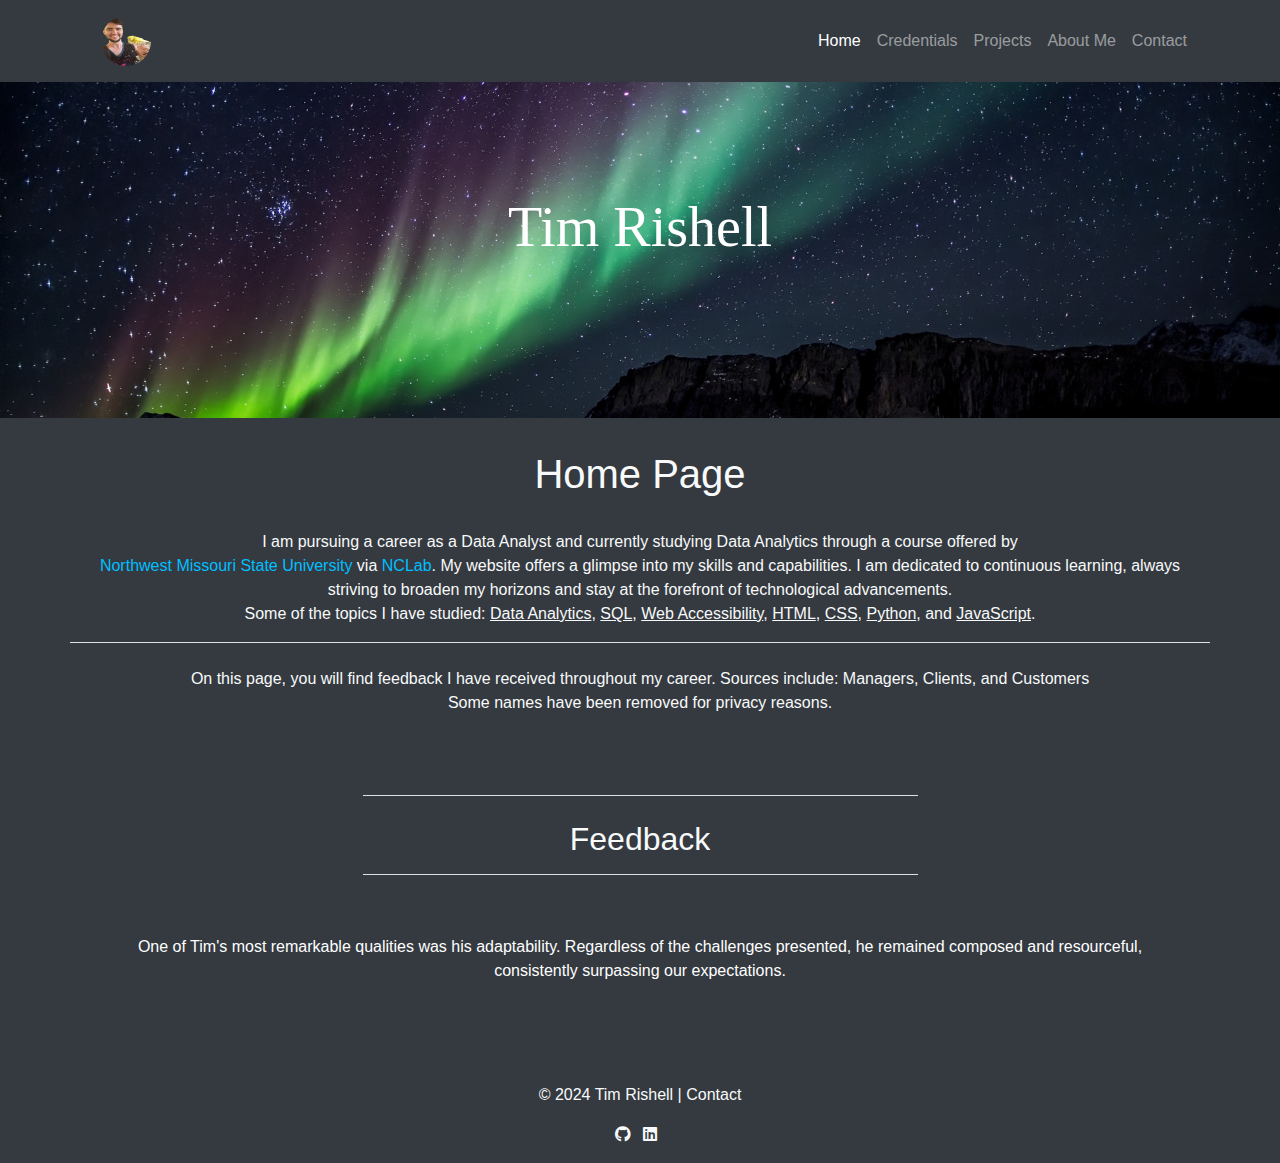
<file: index.html>
<!DOCTYPE html>
<html lang="en">

<head>
  <meta charset="UTF-8">
  <meta name="viewport" content="width=device-width, initial-scale=1, shrink-to-fit=no">
  <meta name="description" content="Tim Rishell's Portfolio">
  <title>Tim Rishell - Home</title>
  <link rel="stylesheet" href="https://cdn.jsdelivr.net/npm/bootstrap@4.1.3/dist/css/bootstrap.min.css" integrity="sha384-MCw98/SFnGE8fJT3GXwEOngsV7Zt27NXFoaoApmYm81iuXoPkFOJwJ8ERdknLPMO" crossorigin="anonymous">
  <link href="./resources/css/reset.css" type="text/css" rel="stylesheet" />
  <link rel="stylesheet" href="https://stackpath.bootstrapcdn.com/bootstrap/4.3.1/css/bootstrap.min.css"
    integrity="sha384-ggOyR0iXCbMQv3Xipma34MD+dH/1fQ784/j6cY/iJTQUOhcWr7x9JvoRxT2MZw1T" crossorigin="anonymous">
  <link href="./resources/css/style.css" type="text/css" rel="stylesheet" />
  <link rel="stylesheet" href="https://use.fontawesome.com/releases/v5.8.2/css/all.css">
</head>
<!-- Google tag (gtag.js) -->
<script async src="https://www.googletagmanager.com/gtag/js?id=G-H721TL27NS"></script>
<script>
  window.dataLayer = window.dataLayer || [];
  function gtag(){dataLayer.push(arguments);}
  gtag('js', new Date());

  gtag('config', 'G-H721TL27NS');
</script>

<body class="bg-dark">
  <header>
    <!-- Header of page -->
    <nav class="navbar navbar-expand-md navbar-dark bg-dark">
      <div class="container">
        <a class="nav-link" href="index.html"><img src="resources/images/it_me_trans.png" alt="Tim Rishell picture"
            class="profile-picture"></a>
        <button class="navbar-toggler" type="button" data-toggle="collapse" data-target="#navbarNav"
          aria-controls="navbarNav" aria-expanded="false" aria-label="Toggle navigation">
          <span class="navbar-toggler-icon"></span>
        </button>
        <div class="collapse navbar-collapse" id="navbarNav">
          <ul class="navbar-nav ml-auto">
            <li class="nav-item active">
              <a class="nav-link" href="index.html">Home <span class="sr-only">(current)</span></a>
            </li>
            <li class="nav-item">
              <a class="nav-link" href="credentials.html">Credentials</a>
            </li>
            <li class="nav-item">
              <a class="nav-link" href="projects.html">Projects</a>
            </li>
            <li class="nav-item">
              <a class="nav-link" href="about.html">About Me</a>
            </li>
            <li class="nav-item">
              <a class="nav-link" href="contact.html">Contact</a>
            </li>
          </ul>
        </div>
      </div>
    </nav>
  </header>

  <main>
    <!-- Jumbotron -->
    <div class="jumbotron jumbotron-fluid"
      style="background-image: url('resources/images/northern_lights.jpg'); background-repeat: no-repeat; background-size: cover;">
      <div class="container d-flex justify-content-center">
        <h1 class="display-4 text-center animated fadeInLeft" id="jumboname">Tim Rishell</h1>
      </div>
    </div>
    <!-- Aspirations and languages -->
    <div class="container border-bottom">
      <div class="row">
        <div class="col">
          <h1 class="text-center text-light">Home Page</h1><br>
          <p class="text-center text-light">
            I am pursuing a career as a Data Analyst and currently studying Data Analytics through a course offered by <br><a
              href="https://www.nwmissouri.edu/">Northwest Missouri State University</a> via <a
              href="https://nclab.com/">NCLab</a>.
              My website offers a glimpse into my skills and capabilities. I am dedicated to continuous learning, always striving to broaden my horizons and stay at the forefront of technological advancements.
            <br> Some of the topics I have studied:
            <a href="#" class="text-light topics" data-toggle="collapse" data-target="#dataAnalyticsDesc" aria-expanded="false"
              aria-controls="dataAnalyticsDesc">
              Data Analytics</a>,
              <a href="#" class="text-light topics" data-toggle="collapse" data-target="#SQLDesc" aria-expanded="false"
                aria-controls="SQLDesc">
                SQL</a>,
            <a href="#" class="text-light topics" data-toggle="collapse" data-target="#wcagDesc" aria-expanded="false"
              aria-controls="wcagDesc">
              Web Accessibility</a>,
            <a href="#" class="text-light topics" data-toggle="collapse" data-target="#htmlDesc" aria-expanded="false"
              aria-controls="htmlDesc">
              HTML</a>,
            <a href="#" class="text-light topics" data-toggle="collapse" data-target="#cssDesc" aria-expanded="false"
              aria-controls="cssDesc">
              CSS</a>,
            <a href="#" class="text-light topics" data-toggle="collapse" data-target="#pythonDesc" aria-expanded="false"
              aria-controls="pythonDesc">
              Python</a>, and
            <a href="#" class="text-light topics" data-toggle="collapse" data-target="#javascriptDesc" aria-expanded="false"
              aria-controls="javascriptDesc">
              JavaScript</a>.<br>
          </p>
          <!-- Collapsible descriptions -->
          <div id="accordion">
            <div class="collapse" id="dataAnalyticsDesc" data-parent="#accordion">
              <p class="text-center text-light">
                <!-- Data Analytics Description -->
                Data analytics is a computer science field that uses data to find patterns, trends, and relationships to
                solve problems and generate insights. It involves collecting, organizing, and transforming data to make
                predictions and informed decisions. Data analytics can help businesses grow, improve decision-making, and
                shape business processes.
              </p>
            </div>
            <div class="collapse" id="SQLDesc" data-parent="#accordion">
              <p class="text-center text-light">
                <!-- SQL Description -->
                Structured Query Language (SQL) is a programming language that allows users to store, process, and access information in relational databases. Relational databases store information in tables, with rows and columns representing different data attributes and their relationships.
              </p>
            </div>
            <div class="collapse" id="wcagDesc" data-parent="#accordion">
              <p class="text-center text-light">
                <!-- WCAG Description -->
                Web Content Accessibility Guidelines (WCAG) defines how to make Web content more accessible to people
                with disabilities. Accessibility involves a wide range of disabilities, including visual, auditory,
                physical, speech, cognitive, language, learning, and neurological disabilities.
              </p>
            </div>
            <div class="collapse" id="htmlDesc" data-parent="#accordion">
              <p class="text-center text-light">
                <!-- HTML Description -->
                Hypertext Markup Language (HTML) is the standard markup language for documents designed to be displayed
                in a web browser. It can be assisted by technologies such as Cascading Style Sheets (CSS) and scripting
                languages such as JavaScript.
              </p>
            </div>
            <div class="collapse" id="cssDesc" data-parent="#accordion">
              <p class="text-center text-light">
                <!-- CSS Description -->
                Cascading Style Sheets (CSS) is a stylesheet language used to describe the presentation of a document
                written in HTML or XML (including XML dialects such as SVG, MathML or XHTML). CSS describes how elements
                should be rendered on screen, on paper, in speech, or on other media.
              </p>
            </div>
            <div class="collapse" id="pythonDesc" data-parent="#accordion">
              <p class="text-center text-light">
                <!-- Python Description -->
                Python is an interpreted, high-level, general-purpose programming language. Created by Guido van Rossum
                and first released in 1991, Python's design philosophy emphasizes code readability with its notable use
                of significant whitespace.
              </p>
            </div>
            <div class="collapse" id="javascriptDesc" data-parent="#accordion">
              <p class="text-center text-light">
                <!-- JavaScript Description -->
                JavaScript, often abbreviated as JS, is a high-level, interpreted scripting language that conforms to
                the ECMAScript specification. JavaScript has curly-bracket syntax, dynamic typing, prototype-based
                object-orientation, and first-class functions.
              </p>
            </div>
          </div>
        </div>
      </div>
    </div>
    <!-- Separator and Feedback Section -->
    <div class="container">
      <div class="row">
        <div class="col">
          <br>
          <p class="text-center text-light">On this page, you will find feedback I have received throughout my career. Sources include: Managers, Clients, and Customers
          <br>Some names have been removed for privacy reasons.</p>
        </div>
      </div>
    </div>
    <div class="container mt-5 mb-5">
      <div class="row">
        <div class="col text-center">
          <hr class="bg-light" style="width: 50%;">
          <h2 class="text-light mt-4">Feedback</h2>
          <hr class="bg-light" style="width: 50%;">
        </div>
      </div>
      <div class="row">
        <div class="col">
          <div id="feedback" class="text-center mt-4">
            <!-- Feedback will be dynamically added here -->
          </div>
        </div>
      </div>
    </div>
  </main>
  <footer class="bg-dark text-light text-center py-3">
    <div class="container">
      <p>© 2024 Tim Rishell | <a href="mailto:timrishellr@gmail.com" class="text-light">Contact</a></p>
      <div>
        <a href="https://github.com/Cheftr" class="text-light mr-2" aria-label="link to my github account" target="_blank"><i class="fab fa-github"></i></a>
        <a href="https://linkedin.com/in/timrishellr" class="text-light mr-2" aria-label="link to my linkedin account" target="_blank"><i class="fab fa-linkedin"></i></a>
      </div>
    </div>
  </footer>
  <!-- Bootstrap and jQuery -->
  <script src="https://code.jquery.com/jquery-3.3.1.slim.min.js" integrity="sha384-q8i/X+965DzO0rT7abK41JStQIAqVgRVzpbzo5smXKp4YfRvH+8abtTE1Pi6jizo" crossorigin="anonymous"></script>
<script src="https://cdn.jsdelivr.net/npm/popper.js@1.14.3/dist/umd/popper.min.js" integrity="sha384-ZMP7rVo3mIykV+2+9J3UJ46jBk0WLaUAdn689aCwoqbBJiSnjAK/l8WvCWPIPm49" crossorigin="anonymous"></script>
<script src="https://cdn.jsdelivr.net/npm/bootstrap@4.1.3/dist/js/bootstrap.min.js" integrity="sha384-ChfqqxuZUCnJSK3+MXmPNIyE6ZbWh2IMqE241rYiqJxyMiZ6OW/JmZQ5stwEULTy" crossorigin="anonymous"></script>
  <script>
    var feedbacks = [
      "One of Tim's most remarkable qualities was his adaptability. Regardless of the challenges presented, he remained composed and resourceful, consistently surpassing our expectations.",
      "His commitment to meeting the needs of our customers was evident in his willingness to invest extra time and effort to deliver exceptional service.",
      "Timothy did an outstanding job!",
      "Got the Google spreadsheet finished thank you so much.",
      "Timothy was awesome personable professional and precise thank you Aira.",
      "Timothy was great, I explained to him that I needed to get a test done in a certain amount of time. He was very proficient and making sure that I did not go over that time. He was pleasant to speak with, and I truly appreciate his patience in the task that I had at hand.",
      "My computer screen was not turning on and we were able to resolve the issue. Thanks.",
      "Very thorough. Thank you!",
      "Timothy was great. He helped me get the information and this is good so I am happy at the moment.",
      "Wow! Tim was super efficient and professional, helping me to edit. Clone this guy, please!",
      "Thanks for helping me do a little bit of troubleshooting.",
      "Timothy was great. He assisted me with the LCD screen on my instant pot. Wonderful assistance. Very nice.",
      "I sure appreciate your help! Thanks so much! I absolutely could not have done it without you.",
      "Pleasant and very good about description. Made a great suggestion so that my picture would turn out better. Thank you!",
      "Quick and efficient",
      "He is an excellent guide, and he keeps his eye on my camera feed so he doesn’t miss a single thing.",
      "Thank you for helping me with my computer and all my miscellaneous tasks. I appreciate it.",
      "Tim was great to work with. He was very patient and gave fabulous instructions of where to place the camera. Keep up the great work!",
      "Very good efficient didn’t have to explain twice what I was looking for",
      "Great! Great! Great! Hire more agents like this guy. Incredible for what I needed. Great. I always love it when Tim is the agent. Fantastic! Thank you!",
      "Tim did a great job! Very pleasant to speak with very helpful also. Thank you so much!",
      "Timothy was incredibly helpful as I was navigating in an area that wasn’t all that familiar to me. There were a couple of uncontrolled crosswalks and he helped me make sure that the traffic was clear before I crossed. He also was giving me very good directions to the store that I needed to get to so I really do appreciate it.",
      "Timothy was extremely helpful helping me find items in the grocery store for my party and he was very good at finding me alternatives to have them delivered five stars.",
      "Tim did a very good job on helping us to find expiration dates for several products which were difficult to spot. He stuck with it until we got all of them done. He was very patient and described clearly what had to be done. He did an excellent job.",
      "Thanks for giving a great description of a new T-shirt. All I received from a braille contest. Very efficient and great exclamations.",
      "Tim was a very pleasant person to speak with. He took the time to answer questions and look things up, and the results were good.",
      "Tim expertly told me where to find the instructions, took the picture, and read them to me! Thank you ever so much!",
      "He was great at describing the way the cover letter looked, as well as the font. I was concerned about sending something out that didn’t look professional, and he assured me that this cover letter looked professional. Keep up the great work.",
      "Thank you so much! Busy airports can be overwhelming and it really helps to have someone on to help navigate.",
      "Tim is very efficient and helps me do my job extremely well. I appreciate all that he does, good Agent."
    ];

    var feedbackContainer = document.getElementById('feedback');
    var index = 0;

    function displayFeedback() {
      // Clear previous feedback
      feedbackContainer.innerHTML = '';

      // Create a new <p> element
      var feedbackText = document.createElement('p');
      feedbackText.classList.add('feedback-text');
      feedbackText.textContent = feedbacks[index];
      feedbackContainer.appendChild(feedbackText);

      // Trigger reflow
      void feedbackText.offsetWidth;

      // Apply the show class to trigger the CSS animation
      feedbackText.classList.add('show');

      // Move to the next feedback item
      index++;
      if (index >= feedbacks.length) {
        index = 0;
      }

      // Schedule the next feedback display
      setTimeout(function () {
        feedbackText.classList.remove('show');
        setTimeout(displayFeedback, 1000); // Adjust delay as needed
      }, 5000); // Adjust duration as needed
    }

    // Start displaying feedback when the page loads
    document.addEventListener('DOMContentLoaded', function () {
      displayFeedback();
    });
  </script>
</body>

</html>
</file>
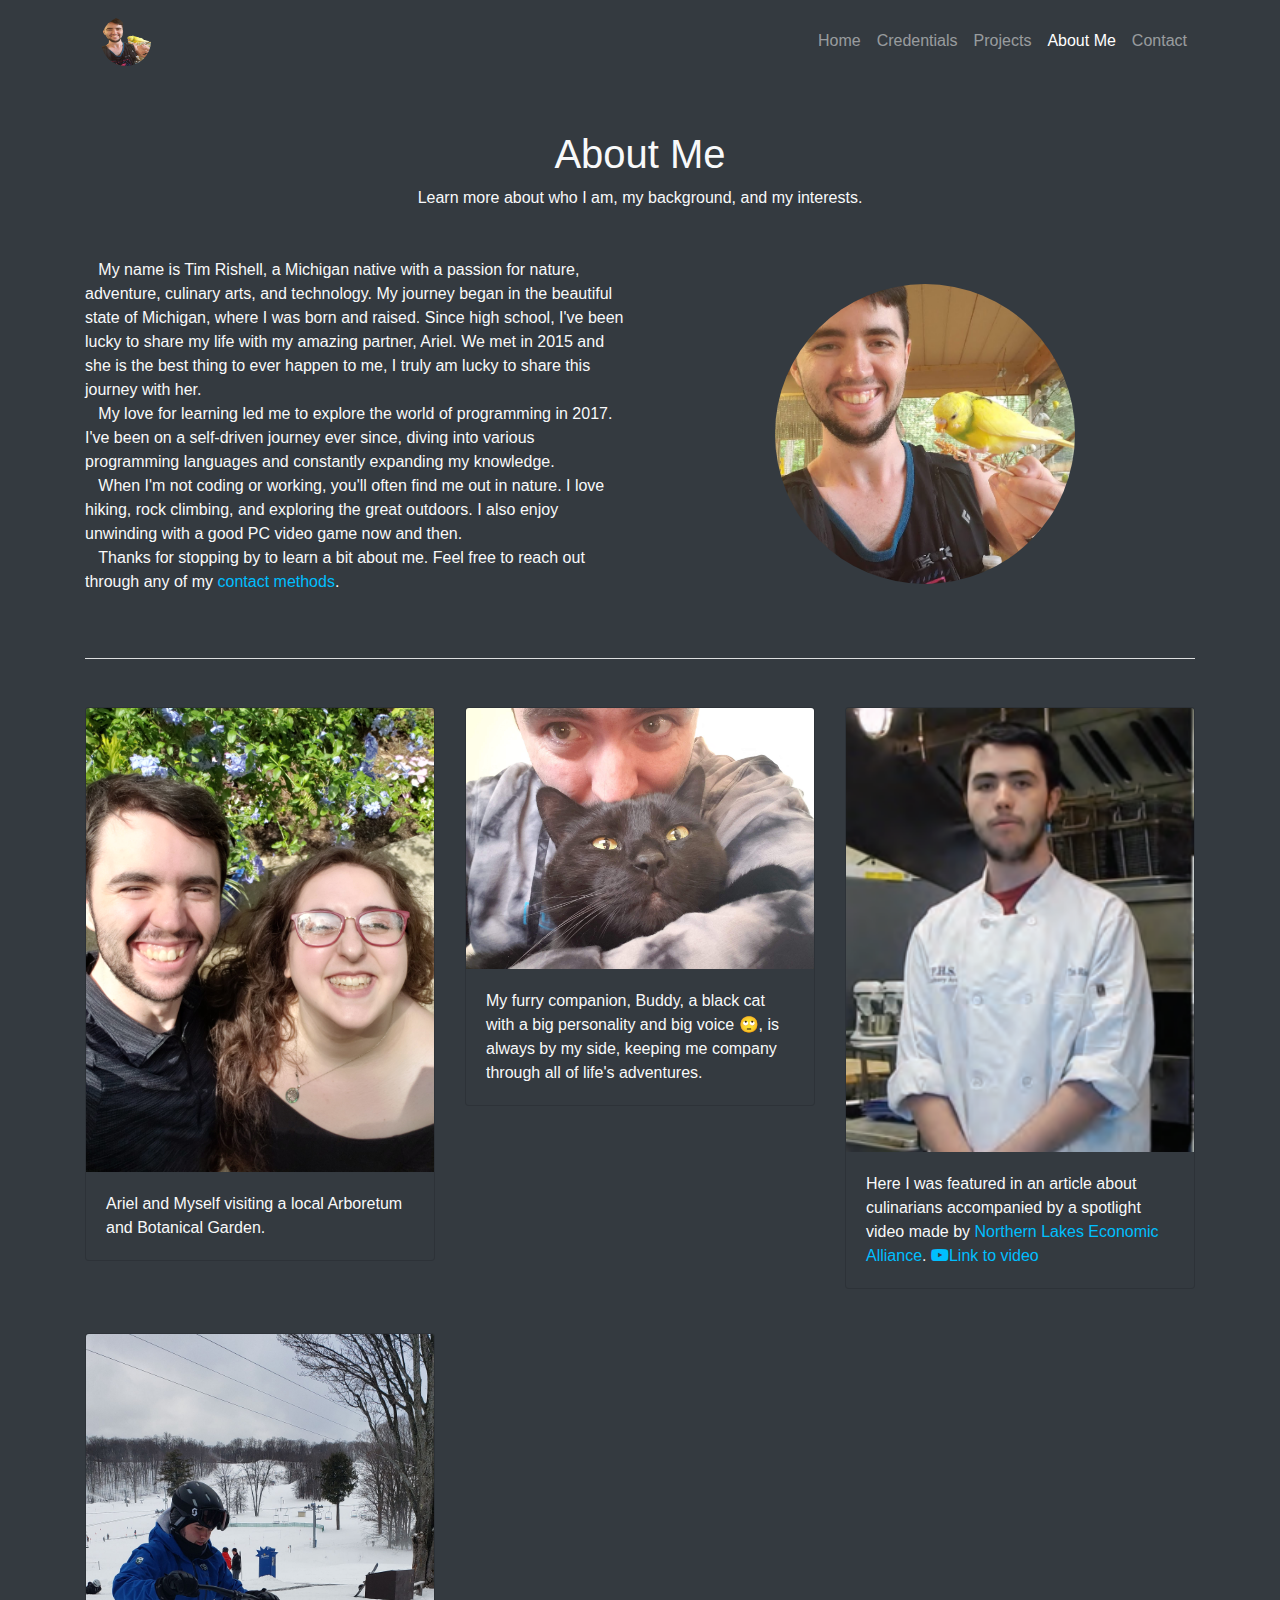
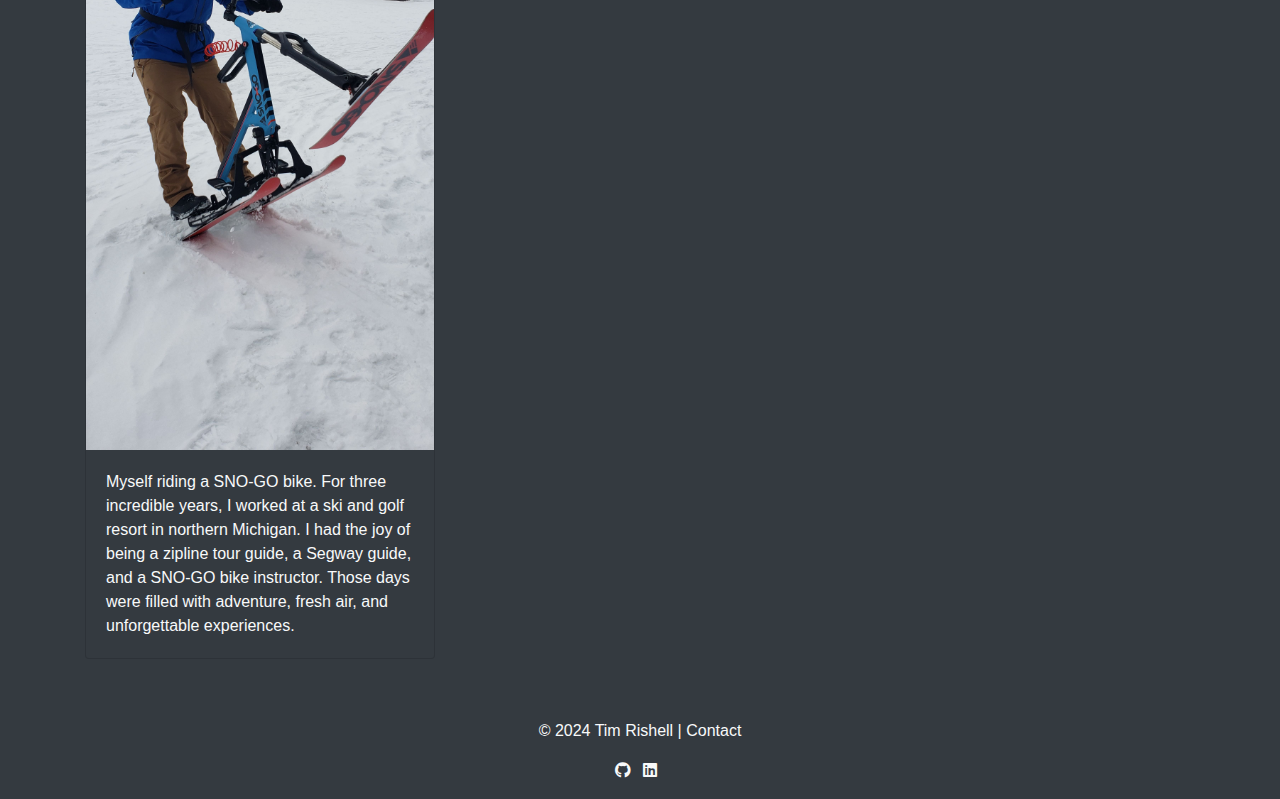
<file: about.html>
<!DOCTYPE html>
<html lang="en">

<head>
  <meta charset="UTF-8">
  <meta name="viewport" content="width=device-width, initial-scale=1, shrink-to-fit=no">
  <meta name="description" content="About Tim Rishell">
  <title>Tim Rishell - About</title>
  <link rel="stylesheet" href="https://cdn.jsdelivr.net/npm/bootstrap@4.1.3/dist/css/bootstrap.min.css" integrity="sha384-MCw98/SFnGE8fJT3GXwEOngsV7Zt27NXFoaoApmYm81iuXoPkFOJwJ8ERdknLPMO" crossorigin="anonymous">
  <link href="./resources/css/reset.css" type="text/css" rel="stylesheet" />
  <link rel="stylesheet" href="https://stackpath.bootstrapcdn.com/bootstrap/4.3.1/css/bootstrap.min.css"
    integrity="sha384-ggOyR0iXCbMQv3Xipma34MD+dH/1fQ784/j6cY/iJTQUOhcWr7x9JvoRxT2MZw1T" crossorigin="anonymous">
  <link href="./resources/css/style.css" type="text/css" rel="stylesheet" />
  <link rel="stylesheet" href="https://use.fontawesome.com/releases/v5.8.2/css/all.css">
</head>
<!-- Google tag (gtag.js) -->
<script async src="https://www.googletagmanager.com/gtag/js?id=G-H721TL27NS"></script>
<script>
  window.dataLayer = window.dataLayer || [];
  function gtag() { dataLayer.push(arguments); }
  gtag('js', new Date());

  gtag('config', 'G-H721TL27NS');
</script>

<body class="bg-dark">
  <header>
    <!-- Header of page -->
    <nav class="navbar navbar-expand-md navbar-dark bg-dark">
      <div class="container">
        <a class="nav-link" href="index.html" tabindex="0"><img src="resources/images/it_me_trans.png" alt="Tim Rishell picture"
            class="profile-picture"></a>
        <button class="navbar-toggler" type="button" data-toggle="collapse" data-target="#navbarNav"
          aria-controls="navbarNav" aria-expanded="false" aria-label="Toggle navigation">
          <span class="navbar-toggler-icon"></span>
        </button>
        <div class="collapse navbar-collapse" id="navbarNav">
          <ul class="navbar-nav ml-auto">
            <li class="nav-item">
              <a class="nav-link" href="index.html" tabindex="0">Home</a>
            </li>
            <li class="nav-item">
              <a class="nav-link" href="credentials.html" tabindex="0">Credentials</a>
            </li>
            <li class="nav-item">
              <a class="nav-link" href="projects.html" tabindex="0">Projects</a>
            </li>
            <li class="nav-item active">
              <a class="nav-link" href="about.html" tabindex="0">About Me <span class="sr-only">(current)</span></a>
            </li>
            <li class="nav-item">
              <a class="nav-link" href="contact.html" tabindex="0">Contact</a>
            </li>
          </ul>
        </div>
      </div>
    </nav>
  </header>
  <main>
    <div class="container mt-5">
      <h1 class="text-center text-light">About Me</h1>
      <p class="text-center text-light">Learn more about who I am, my background, and my interests.</p>
      <!-- First Section: Introduction with Profile Picture -->
      <div class="row align-items-center mt-5">
        <div class="col-md-6 text-light">
          <p tabindex="0">&nbsp;&nbsp;&nbsp;My name is Tim Rishell, a Michigan native with a passion for nature, adventure, culinary arts, and technology. My journey began in the beautiful state of Michigan, where I was born and raised. Since high school, I've been lucky to share my life with my amazing partner, Ariel. We met in 2015 and she is the best thing to ever happen to me, I truly am lucky to share this journey with her.<br>
            &nbsp;&nbsp;&nbsp;My love for learning led me to explore the world of programming in 2017. I've been on a self-driven journey ever since, diving into various programming languages and constantly expanding my knowledge.<br>
            &nbsp;&nbsp;&nbsp;When I'm not coding or working, you'll often find me out in nature. I love hiking, rock climbing, and exploring the great outdoors. I also enjoy unwinding with a good PC video game now and then.<br>
            &nbsp;&nbsp;&nbsp;Thanks for stopping by to learn a bit about me. Feel free to reach out through any of my <a href="contact.html" tabindex="0" alt="contact page link">contact methods</a>.
          </p>
        </div>
        <div class="col-md-6 text-center">
          <img src="resources/images/it_me.jpg" alt="Tim Rishell picture" class="img-fluid rounded-circle about-picture" tabindex="0">
        </div>
      </div>
      <!-- Separator Line -->
      <hr class="bg-light my-5">
      <!-- Cards Section -->
      <div class="row">
        <div class="col-md-4 mb-4">
          <div class="card bg-dark text-light" tabindex="0" role="button" aria-label="Ariel and Myself visiting a local Arboretum and Botanical Garden.">
            <img src="resources/images/20230612_151642.jpg" class="card-img-top" alt="Picture of Tim Rishell and his partner Ariel" tabindex="0">
            <div class="card-body">
              <p class="card-text" tabindex="0">Ariel and Myself visiting a local Arboretum and Botanical Garden.</p>
            </div>
          </div>
        </div>
        <div class="col-md-4 mb-4">
          <div class="card bg-dark text-light" tabindex="0" role="button" aria-label="My furry companion, Buddy, a black cat with a big personality and big voice, is always by my side, keeping me company through all of life's adventures.">
            <img src="resources/images/20220610_132131.jpg" class="card-img-top" alt="Picture of my black cat Buddy on my lap" tabindex="0">
            <div class="card-body">
              <p class="card-text" tabindex="0">My furry companion, Buddy, a black cat with a big personality and big voice &#128580;, is always by my side, keeping me company through all of life's adventures.</p>
            </div>
          </div>
        </div>
        <div class="col-md-4 mb-4">
          <div class="card bg-dark text-light" tabindex="0" role="button" aria-label="Here I was featured in an article about culinarians accompanied by a spotlight video made by Northern Lakes Economic Alliance.">
            <img src="resources/images/chef_me.PNG" class="card-img-top" alt="Picture of Tim Rishell in a chef coat" tabindex="0">
            <div class="card-body">
              <p class="card-text" tabindex="0">Here I was featured in an article about culinarians accompanied by a spotlight video made by <a
                href="https://www.northernlakes.net/region-2-hot-jobs/hospitality/culinarian/" target="_blank" aria-label="Northern Lakes Economic Alliance" tabindex="0">Northern Lakes Economic Alliance</a>.&nbsp;<a href="https://www.youtube.com/watch?v=poqzllXQ8L0&ab_channel=NorthernLakesEconomicAlliance" target="_blank" aria-label="Link to video" tabindex="0"><i class="fab fa-youtube"></i>Link to video</a></p>
            </div>
          </div>
        </div>
        <div class="col-md-4 mb-4">
          <div class="card bg-dark text-light" tabindex="0" role="button" aria-label="Myself riding a SNO-GO bike. For three incredible years, I worked at a ski and golf resort in northern Michigan. I had the joy of being a zipline tour guide, a Segway guide, and a SNO-GO bike instructor. Those days were filled with adventure, fresh air, and unforgettable experiences.">
            <img src="resources/images/20191217_135032(0).jpg" class="card-img-top" alt="Image of Tim on a snow-go bike, a tricycle with 3 mini snowboards instead of wheels" tabindex="0">
            <div class="card-body">
              <p class="card-text" tabindex="0">Myself riding a SNO-GO bike. For three incredible years, I worked at a ski and golf resort in northern Michigan. I had the joy of being a zipline tour guide, a Segway guide, and a SNO-GO bike instructor. Those days were filled with adventure, fresh air, and unforgettable experiences.</p>
            </div>
          </div>
        </div>
        <!-- Additional cards can be added here -->
      </div>
    </div>
  </main>
  <footer class="bg-dark text-light text-center py-3">
    <div class="container">
      <p>© 2024 Tim Rishell | <a href="mailto:timrishellr@gmail.com" class="text-light">Contact</a></p>
      <div>
        <a href="https://github.com/Cheftr" class="text-light mr-2" aria-label="link to my github account" target="_blank"><i class="fab fa-github"></i></a>
        <a href="https://linkedin.com/in/timrishellr" class="text-light mr-2" aria-label="link to my linkedin account" target="_blank"><i class="fab fa-linkedin"></i></a>
      </div>
    </div>
  </footer>
  <!-- Bootstrap and jQuery -->
  <script src="https://code.jquery.com/jquery-3.3.1.slim.min.js" integrity="sha384-q8i/X+965DzO0rT7abK41JStQIAqVgRVzpbzo5smXKp4YfRvH+8abtTE1Pi6jizo" crossorigin="anonymous"></script>
<script src="https://cdn.jsdelivr.net/npm/popper.js@1.14.3/dist/umd/popper.min.js" integrity="sha384-ZMP7rVo3mIykV+2+9J3UJ46jBk0WLaUAdn689aCwoqbBJiSnjAK/l8WvCWPIPm49" crossorigin="anonymous"></script>
<script src="https://cdn.jsdelivr.net/npm/bootstrap@4.1.3/dist/js/bootstrap.min.js" integrity="sha384-ChfqqxuZUCnJSK3+MXmPNIyE6ZbWh2IMqE241rYiqJxyMiZ6OW/JmZQ5stwEULTy" crossorigin="anonymous"></script>
  <script>
    $(document).ready(function () {
      $('[data-toggle="popover"]').popover();
    });
  </script>
</body>
</html>
</file>
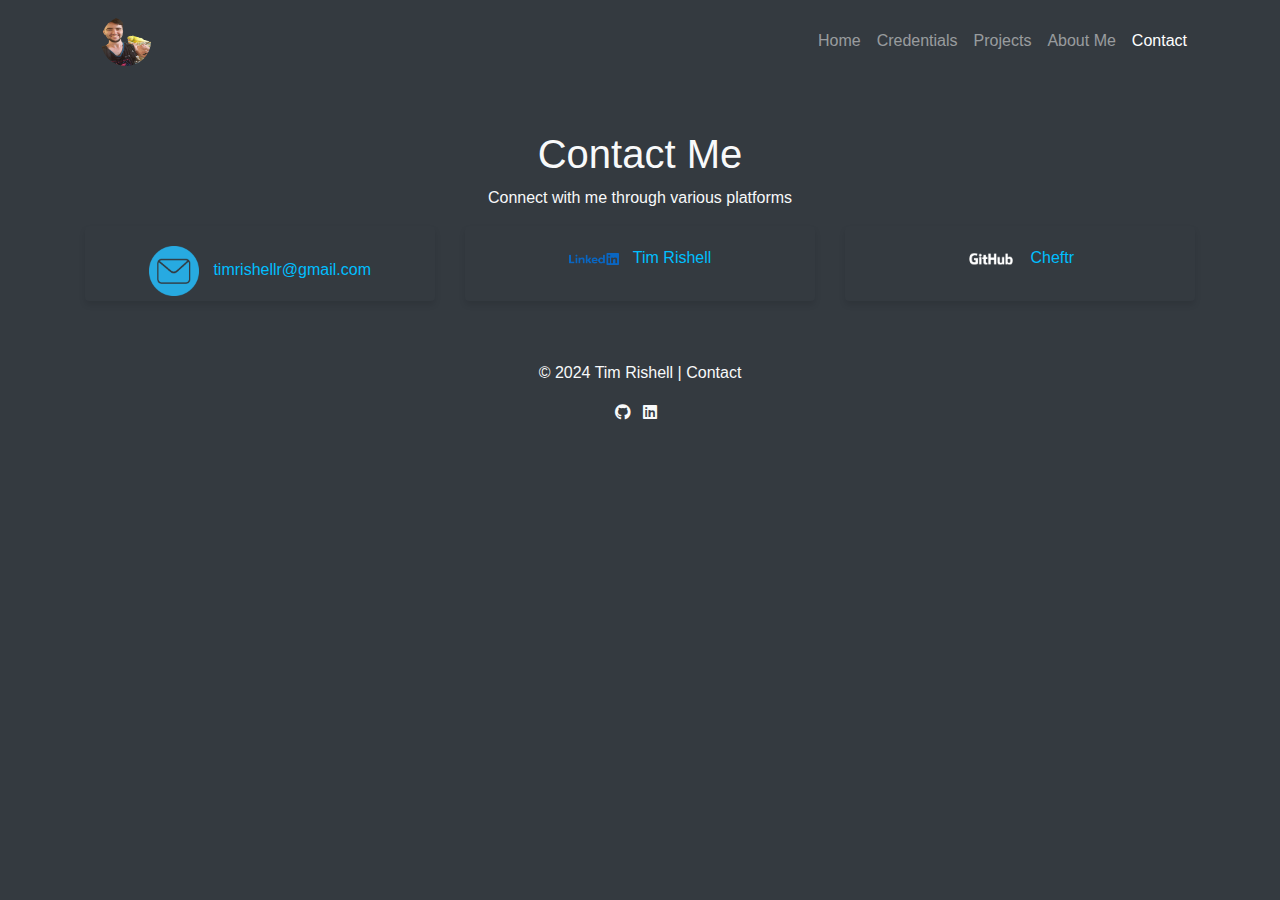
<file: contact.html>
<!DOCTYPE html>
<html lang="en">

<head>
  <meta charset="UTF-8">
  <meta name="viewport" content="width=device-width, initial-scale=1, shrink-to-fit=no">
  <meta name="description" content="Contact Tim Rishell">
  <title>Tim Rishell - Contact</title>
  <link rel="stylesheet" href="https://cdn.jsdelivr.net/npm/bootstrap@4.1.3/dist/css/bootstrap.min.css" integrity="sha384-MCw98/SFnGE8fJT3GXwEOngsV7Zt27NXFoaoApmYm81iuXoPkFOJwJ8ERdknLPMO" crossorigin="anonymous">
  <link href="./resources/css/reset.css" type="text/css" rel="stylesheet" />
  <link rel="stylesheet" href="https://stackpath.bootstrapcdn.com/bootstrap/4.3.1/css/bootstrap.min.css"
    integrity="sha384-ggOyR0iXCbMQv3Xipma34MD+dH/1fQ784/j6cY/iJTQUOhcWr7x9JvoRxT2MZw1T" crossorigin="anonymous">
  <link href="./resources/css/style.css" type="text/css" rel="stylesheet" />
  <link rel="stylesheet" href="https://use.fontawesome.com/releases/v5.8.2/css/all.css">
</head>
<!-- Google tag (gtag.js) -->
<script async src="https://www.googletagmanager.com/gtag/js?id=G-H721TL27NS"></script>
<script>
  window.dataLayer = window.dataLayer || [];
  function gtag(){dataLayer.push(arguments);}
  gtag('js', new Date());

  gtag('config', 'G-H721TL27NS');
</script>
<body class="bg-dark">
  <header>
    <!-- Header of page -->
    <nav class="navbar navbar-expand-md navbar-dark bg-dark">
      <div class="container">
        <a class="nav-link" href="index.html"><img src="resources/images/it_me_trans.png" alt="Tim Rishell picture"
            class="profile-picture"></a>
        <button class="navbar-toggler" type="button" data-toggle="collapse" data-target="#navbarNav"
          aria-controls="navbarNav" aria-expanded="false" aria-label="Toggle navigation">
          <span class="navbar-toggler-icon"></span>
        </button>
        <div class="collapse navbar-collapse" id="navbarNav">
          <ul class="navbar-nav ml-auto">
            <li class="nav-item">
              <a class="nav-link" href="index.html">Home</a>
            </li>
            <li class="nav-item">
              <a class="nav-link" href="credentials.html">Credentials</a>
            </li>
            <li class="nav-item">
              <a class="nav-link" href="projects.html">Projects</a>
            </li>
            <li class="nav-item">
              <a class="nav-link" href="about.html">About Me</a>
            </li>
            <li class="nav-item active">
              <a class="nav-link" href="contact.html">Contact <span class="sr-only">(current)</span></a>
            </li>
          </ul>
        </div>
      </div>
    </nav>
  </header>
  <main>
    <div class="container mt-5">
      <h1 class="text-center text-light">Contact Me</h1>
      <p class="text-center text-light">Connect with me through various platforms</p>

      <!-- Social Media Links Section -->
      <div class="row justify-content-center">
        <div class="col-md-4 mb-4">
          <div class="card social-card">
            <div class="card-body">
              <a href="mailto:timrishellr@gmail.com">
                <img src="resources/images/email_icon.png" alt="Email Logo">
                timrishellr@gmail.com
              </a>
            </div>
          </div>
        </div>
        <div class="col-md-4 mb-4">
          <div class="card social-card">
            <div class="card-body">
              <a href="https://www.linkedin.com/in/timrishellr/" target="_blank">
                <img src="resources/images/LinkedIn-Blue-21@2x.png" alt="LinkedIn Logo">
                Tim Rishell
              </a>
            </div>
          </div>
        </div>
        <div class="col-md-4 mb-4">
          <div class="card social-card">
            <div class="card-body">
              <a href="https://github.com/Cheftr" target="_blank">
                <img src="resources/images/GitHub_Logo_White.png" alt="GitHub Logo">
                Cheftr
              </a>
            </div>
          </div>
        </div>
        <!-- Add more social cards as needed -->
      </div>
    </div>
  </main>
  <footer class="bg-dark text-light text-center py-3">
    <div class="container">
      <p>© 2024 Tim Rishell | <a href="mailto:timrishellr@gmail.com" class="text-light">Contact</a></p>
      <div>
        <a href="https://github.com/Cheftr" class="text-light mr-2" aria-label="link to my github account" target="_blank"><i
            class="fab fa-github"></i></a>
        <a href="https://linkedin.com/in/timrishellr" class="text-light mr-2"
          aria-label="link to my linkedin account" target="_blank"><i class="fab fa-linkedin"></i></a>
      </div>
    </div>
  </footer>
  <!-- Bootstrap and jQuery -->
  <script src="https://code.jquery.com/jquery-3.3.1.slim.min.js" integrity="sha384-q8i/X+965DzO0rT7abK41JStQIAqVgRVzpbzo5smXKp4YfRvH+8abtTE1Pi6jizo" crossorigin="anonymous"></script>
<script src="https://cdn.jsdelivr.net/npm/popper.js@1.14.3/dist/umd/popper.min.js" integrity="sha384-ZMP7rVo3mIykV+2+9J3UJ46jBk0WLaUAdn689aCwoqbBJiSnjAK/l8WvCWPIPm49" crossorigin="anonymous"></script>
<script src="https://cdn.jsdelivr.net/npm/bootstrap@4.1.3/dist/js/bootstrap.min.js" integrity="sha384-ChfqqxuZUCnJSK3+MXmPNIyE6ZbWh2IMqE241rYiqJxyMiZ6OW/JmZQ5stwEULTy" crossorigin="anonymous"></script>
  <script>
    $(document).ready(function () {
      $('[data-toggle="popover"]').popover();
    });
  </script>
</body>

</html>
</file>
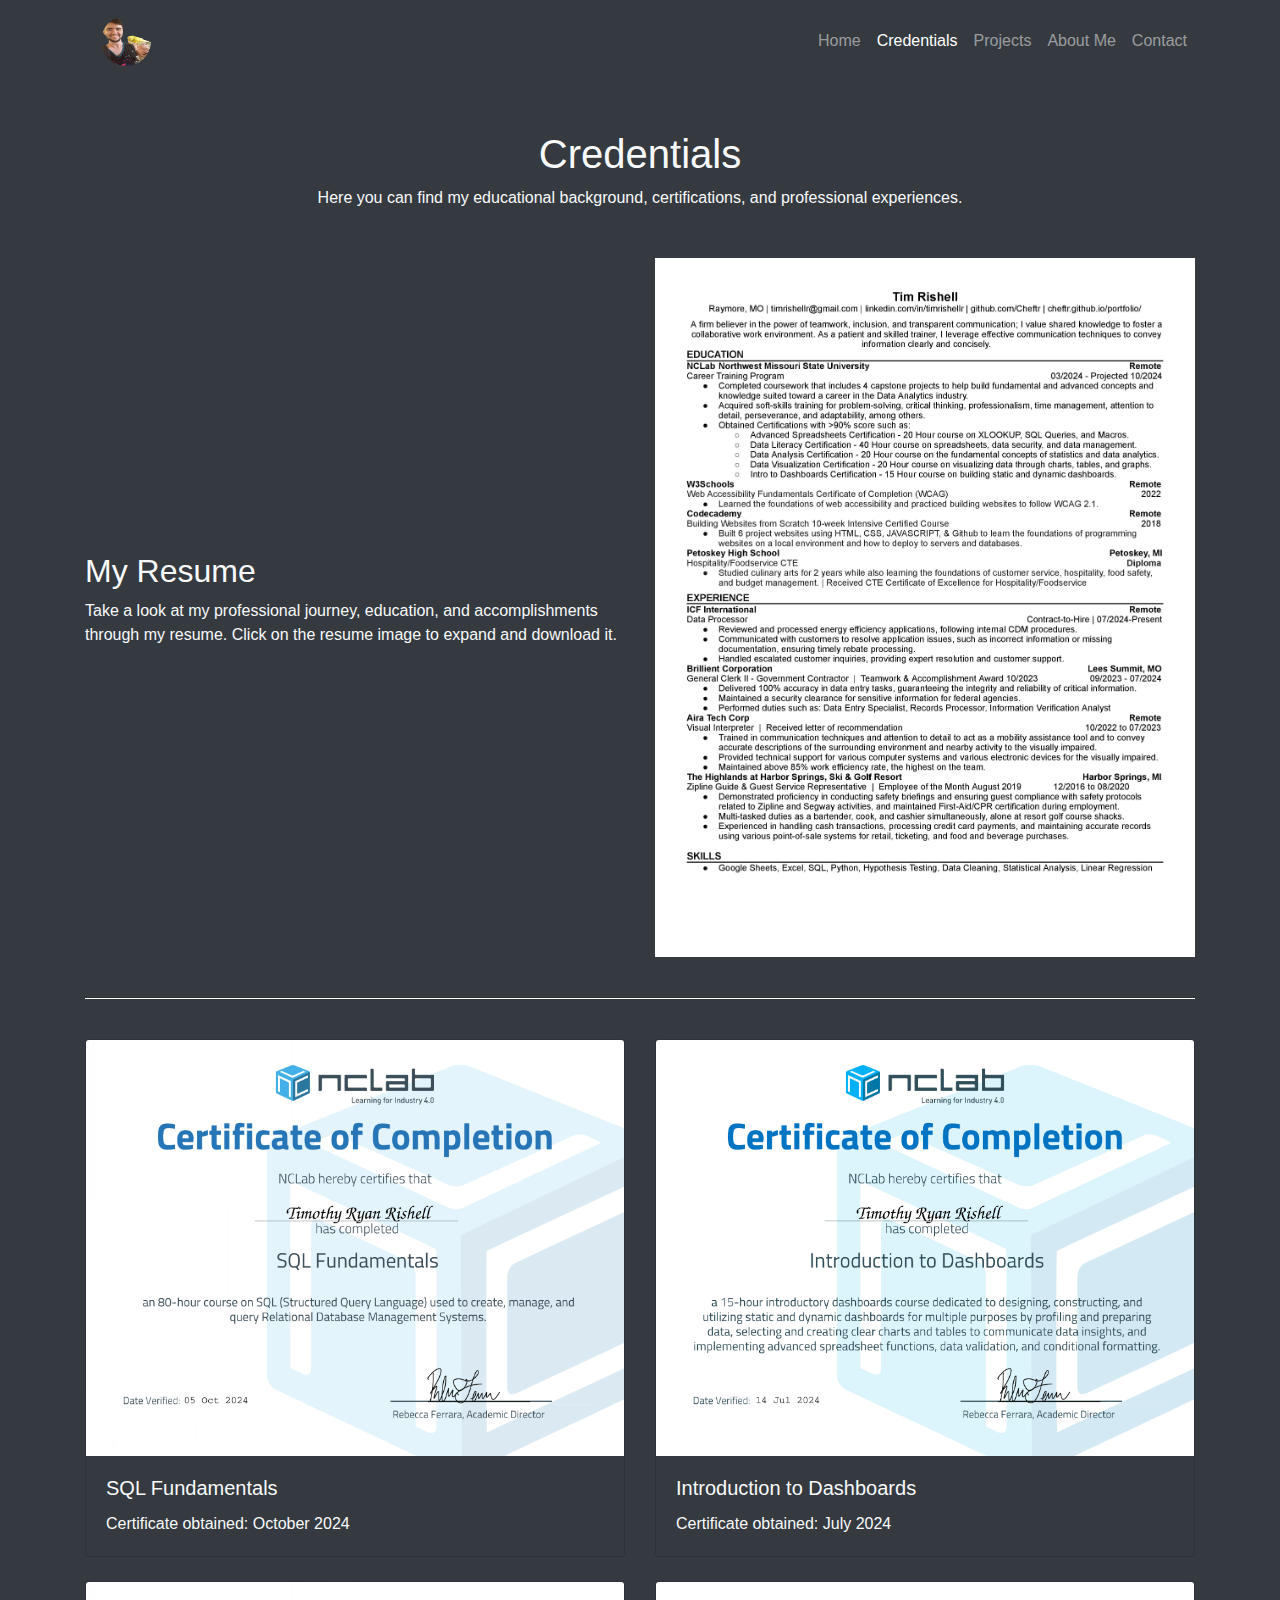
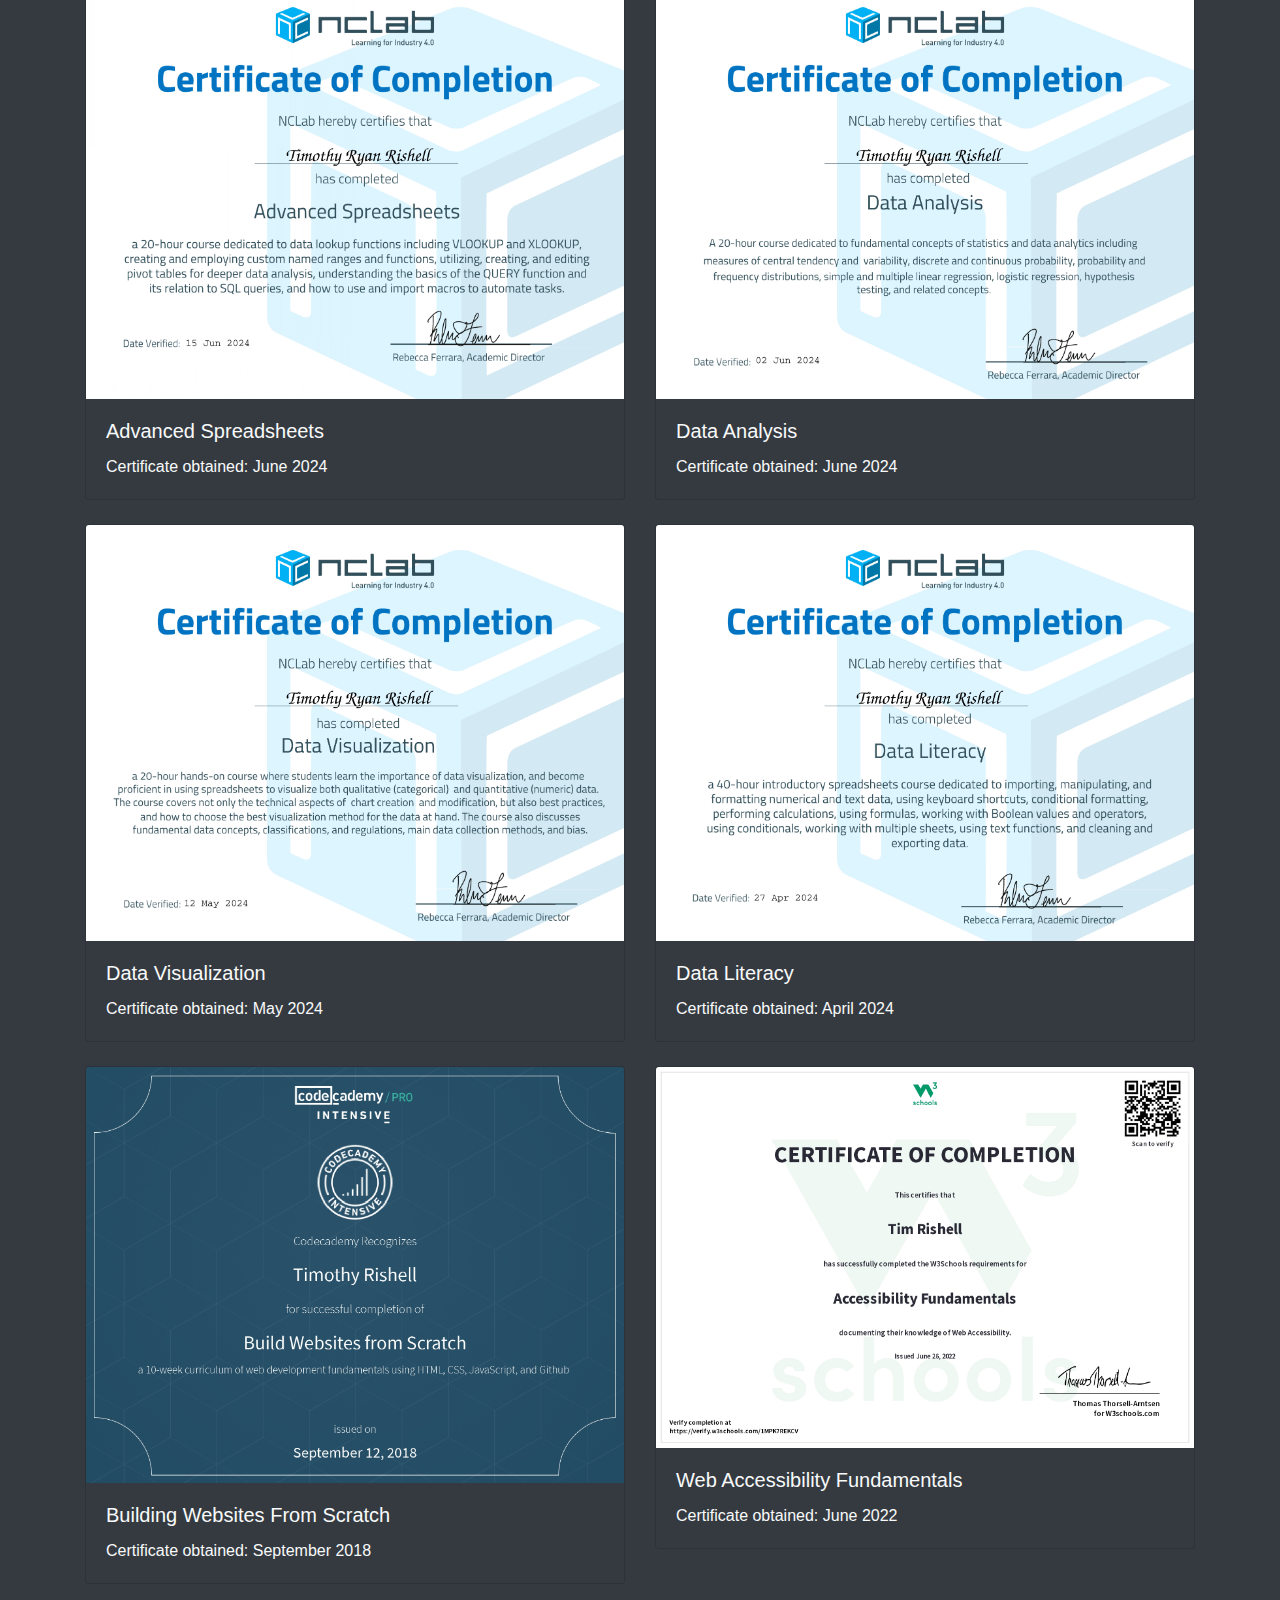
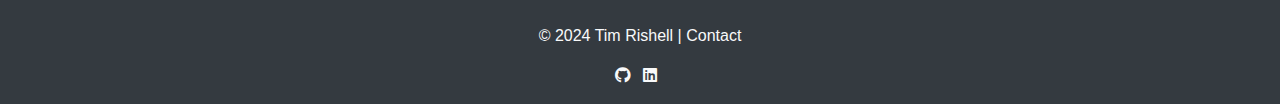
<file: credentials.html>
<!DOCTYPE html>
<html lang="en">

<head>
  <meta charset="UTF-8">
  <meta name="viewport" content="width=device-width, initial-scale=1, shrink-to-fit=no">
  <meta name="description" content="Tim Rishell's Credentials">
  <title>Tim Rishell - Credentials</title>
  <link rel="stylesheet" href="https://cdn.jsdelivr.net/npm/bootstrap@4.1.3/dist/css/bootstrap.min.css" integrity="sha384-MCw98/SFnGE8fJT3GXwEOngsV7Zt27NXFoaoApmYm81iuXoPkFOJwJ8ERdknLPMO" crossorigin="anonymous">
  <link href="./resources/css/reset.css" type="text/css" rel="stylesheet" />
  <link rel="stylesheet" href="https://stackpath.bootstrapcdn.com/bootstrap/4.3.1/css/bootstrap.min.css"
    integrity="sha384-ggOyR0iXCbMQv3Xipma34MD+dH/1fQ784/j6cY/iJTQUOhcWr7x9JvoRxT2MZw1T" crossorigin="anonymous">
  <link href="./resources/css/style.css" type="text/css" rel="stylesheet" />
  <link rel="stylesheet" href="https://use.fontawesome.com/releases/v5.8.2/css/all.css">
</head>
<!-- Google tag (gtag.js) -->
<script async src="https://www.googletagmanager.com/gtag/js?id=G-H721TL27NS"></script>
<script>
  window.dataLayer = window.dataLayer || [];
  function gtag() {
    dataLayer.push(arguments);
  }
  gtag('js', new Date());

  gtag('config', 'G-H721TL27NS');
</script>

<body class="bg-dark">
  <header>
    <nav class="navbar navbar-expand-md navbar-dark bg-dark">
      <div class="container">
        <a class="nav-link" href="index.html"><img src="resources/images/it_me_trans.png" alt="Tim Rishell picture" class="profile-picture"></a>
        <button class="navbar-toggler" type="button" data-toggle="collapse" data-target="#navbarNav"
          aria-controls="navbarNav" aria-expanded="false" aria-label="Toggle navigation">
          <span class="navbar-toggler-icon"></span>
        </button>
        <div class="collapse navbar-collapse" id="navbarNav">
          <ul class="navbar-nav ml-auto">
            <li class="nav-item">
              <a class="nav-link" href="index.html">Home</a>
            </li>
            <li class="nav-item active">
              <a class="nav-link" href="credentials.html">Credentials <span class="sr-only">(current)</span></a>
            </li>
            <li class="nav-item">
              <a class="nav-link" href="projects.html">Projects</a>
            </li>
            <li class="nav-item">
              <a class="nav-link" href="about.html">About Me</a>
            </li>
            <li class="nav-item">
              <a class="nav-link" href="contact.html">Contact</a>
            </li>
          </ul>
        </div>
      </div>
    </nav>
  </header>

  <main>
    <div class="container mt-5">
      <h1 class="text-center text-light">Credentials</h1>
      <p class="text-center text-light">Here you can find my educational background, certifications, and professional
        experiences.</p>

      <!-- First Section: Resume -->
      <div class="row align-items-center mt-5">
        <div class="col-md-6 text-light">
          <h2>My Resume</h2>
          <p>Take a look at my professional journey, education, and accomplishments through my resume. Click on the
            resume image to expand and download it.</p>
        </div>
        <div class="col-md-6 text-center">
          <img src="resources/images/Timothy Rishell Resume 7_15_24.jpg" alt="Resume Thumbnail" class="img-fluid resume-image expandable-image"
            data-toggle="modal" data-target="#resumeModal" tabindex="0" role="button">
        </div>
      </div>

      <!-- Modal for Resume -->
      <div class="modal fade" id="resumeModal" tabindex="-1" role="dialog" aria-labelledby="resumeModalLabel"
        aria-hidden="true">
        <div class="modal-dialog modal-lg" role="document">
          <div class="modal-content">
            <div class="modal-header">
              <h5 class="modal-title" id="resumeModalLabel">Tim Rishell's Resume</h5>
              <button type="button" class="close" data-dismiss="modal" aria-label="Close">
                <span aria-hidden="true">&times;</span>
              </button>
            </div>
            <div class="modal-body">
              <img src="resources/images/Timothy Rishell Resume 7_15_24.jpg" alt="Tim Rishell's Resume" class="img-fluid">
              <div class="mt-3 text-center">
                <a href="resources/images/Timothy Rishell Resume 7_15_24.pdf" download class="btn btn-primary">Download PDF</a>
              </div>
            </div>
          </div>
        </div>
      </div>

      <hr class="separator">

      <!-- Second Section: Certifications -->
<div class="row">
  <div class="col-md-6 col-lg-6">
    <div class="card bg-dark text-light cert-card mb-4">
      <img src="resources/images/SQL_Fundamentals_NCLab_Certification.jpg" alt="an 80-hour course on SQL (Structured Query Language) used to create, manage, and query Relational Database Management Systems." class="card-img-top expandable-image" data-toggle="modal" data-target="#certModal8" tabindex="0" role="button">
      <div class="card-body">
        <h5 class="card-title">SQL Fundamentals</h5>
        <p class="card-text">Certificate obtained: October 2024</p>
      </div>
    </div>
  </div>
  <div class="col-md-6 col-lg-6">
    <div class="card bg-dark text-light cert-card mb-4">
      <img src="resources/images/Intro_to_Dashboards_NCLab_Certification_of_Completion.jpg" alt="a 15-hour introductory dashboards course dedicated to designing, constructing, and
      utilizing static and dynamic dashboards for multiple purposes by profiling and preparing
      data, selecting and creating clear charts and tables to communicate data insights, and
      implementing advanced spreadsheet functions, data validation, and conditional formatting." class="card-img-top expandable-image" data-toggle="modal" data-target="#certModal7" tabindex="0" role="button">
      <div class="card-body">
        <h5 class="card-title">Introduction to Dashboards</h5>
        <p class="card-text">Certificate obtained: July 2024</p>
      </div>
    </div>
  </div>
  <div class="col-md-6 col-lg-6">
    <div class="card bg-dark text-light cert-card mb-4">
      <img src="resources/images/Advanced_Spreadsheets_NCLab_Certification_of_Completion.jpg" alt="a 20-hour course dedicated to data lookup functions including VLOOKUP and XLOOKUP,
      creating and employing custom named ranges and functions, utilizing, creating, and editing
      pivot tables for deeper data analysis, understanding the basics of the QUERY function and
      its relation to SQL queries, and how to use and import macros to automate tasks." class="card-img-top expandable-image" data-toggle="modal" data-target="#certModal1" tabindex="0" role="button">
      <div class="card-body">
        <h5 class="card-title">Advanced Spreadsheets</h5>
        <p class="card-text">Certificate obtained: June 2024</p>
      </div>
    </div>
  </div>
  <div class="col-md-6 col-lg-6">
    <div class="card bg-dark text-light cert-card mb-4">
      <img src="resources/images/Data_Analysis_NCLab_Certification_of_Completion.jpg" alt="A 20-hour course dedicated to fundamental concepts of statistics and data analytics including
      measures of central tendency and variability, discrete and continuous probability, probability and
      frequency distributions, simple and multiple linear regression, logistic regression, hypothesis
      testing, and related concepts." class="card-img-top expandable-image" data-toggle="modal" data-target="#certModal2" tabindex="0" role="button">
      <div class="card-body">
        <h5 class="card-title">Data Analysis</h5>
        <p class="card-text">Certificate obtained: June 2024</p>
      </div>
    </div>
  </div>
  <div class="col-md-6 col-lg-6">
    <div class="card bg-dark text-light cert-card mb-4">
      <img src="resources/images/Data_Visualization_Certificate_NCLab.jpg" alt="a 20-hour hands-on course where students learn the importance of data visualization, and become
      proficient in using spreadsheets to visualize both qualitative (categorical) and quantitative (numeric) data.
      The course covers not only the technical aspects of chart creation and modification, but also best practices,
      and how to choose the best visualization method for the data at hand. The course also discusses
      fundamental data concepts, classifications, and regulations, main data collection methods, and bias." class="card-img-top expandable-image" data-toggle="modal" data-target="#certModal3" tabindex="0" role="button">
      <div class="card-body">
        <h5 class="card-title">Data Visualization</h5>
        <p class="card-text">Certificate obtained: May 2024</p>
      </div>
    </div>
  </div>
  <div class="col-md-6 col-lg-6">
    <div class="card bg-dark text-light cert-card mb-4">
      <img src="resources/images/Data_Literacy_Spreadsheets_Certificate_NCLab.jpg" alt="a 40-hour introductory spreadsheets course dedicated to importing, manipulating, and
      formatting numerical and text data, using keyboard shortcuts, conditional formatting,
      performing calculations, using formulas, working with Boolean values and operators,
      using conditionals, working with multiple sheets, using text functions, and cleaning and
      exporting data." class="card-img-top expandable-image" data-toggle="modal" data-target="#certModal4" tabindex="0" role="button">
      <div class="card-body">
        <h5 class="card-title">Data Literacy</h5>
        <p class="card-text">Certificate obtained: April 2024</p>
      </div>
    </div>
  </div>
  <div class="col-md-6 col-lg-6">
    <div class="card bg-dark text-light cert-card mb-4">
      <img src="resources/images/Build Websites From Scratch.jpg" alt="a 10-week curriculum of web development fundamentals using HTML, CSS, JavaScript, and Github" class="card-img-top expandable-image" data-toggle="modal" data-target="#certModal5" tabindex="0" role="button">
      <div class="card-body">
        <h5 class="card-title">Building Websites From Scratch</h5>
        <p class="card-text">Certificate obtained: September 2018</p>
      </div>
    </div>
  </div>
  <div class="col-md-6 col-lg-6">
    <div class="card bg-dark text-light cert-card mb-4">
      <img src="resources/images/certificate_of_completion_accessibility.jpg" alt="Accessibility Fundamentals
      documenting their knowledge of Web Accessibility." class="card-img-top expandable-image" data-toggle="modal" data-target="#certModal6" tabindex="0" role="button">
      <div class="card-body">
        <h5 class="card-title">Web Accessibility Fundamentals</h5>
        <p class="card-text">Certificate obtained: June 2022</p>
      </div>
    </div>
  </div>
</div>


  <footer class="bg-dark text-light text-center py-3">
    <div class="container">
      <p>© 2024 Tim Rishell | <a href="mailto:timrishellr@gmail.com" class="text-light">Contact</a></p>
      <div>
        <a href="https://github.com/Cheftr" class="text-light mr-2" aria-label="link to my github account" target="_blank"><i class="fab fa-github"></i></a>
        <a href="https://linkedin.com/in/timrishellr" class="text-light mr-2" aria-label="link to my linkedin account" target="_blank"><i class="fab fa-linkedin"></i></a>
      </div>
    </div>
  </footer>

  <!-- Modals for certifications -->
  <!-- Restarting order of certifications, counting up with most recent -->
  <div class="modal fade" id="certModal8" tabindex="-1" role="dialog" aria-labelledby="certModalLabel8" aria-hidden="true">
    <div class="modal-dialog modal-lg" role="document">
      <div class="modal-content">
        <div class="modal-header">
          <h5 class="modal-title" id="certModalLabel8">SQL Fundamentals</h5>
          <button type="button" class="close" data-dismiss="modal" aria-label="Close">
            <span aria-hidden="true">&times;</span>
          </button>
        </div>
        <div class="modal-body">
          <img src="resources/images/SQL_Fundamentals_NCLab_Certification.jpg" alt="an 80-hour course on SQL (Structured Query Language) used to create, manage, and query Relational Database Management Systems." class="img-fluid">
        </div>
      </div>
    </div>
  </div>
  <div class="modal fade" id="certModal7" tabindex="-1" role="dialog" aria-labelledby="certModalLabel7" aria-hidden="true">
    <div class="modal-dialog modal-lg" role="document">
      <div class="modal-content">
        <div class="modal-header">
          <h5 class="modal-title" id="certModalLabel7">Introduction to Dashboards</h5>
          <button type="button" class="close" data-dismiss="modal" aria-label="Close">
            <span aria-hidden="true">&times;</span>
          </button>
        </div>
        <div class="modal-body">
          <img src="resources/images/Intro_to_Dashboards_NCLab_Certification_of_Completion.jpg" alt="a 15-hour introductory dashboards course dedicated to designing, constructing, and
          utilizing static and dynamic dashboards for multiple purposes by profiling and preparing
          data, selecting and creating clear charts and tables to communicate data insights, and
          implementing advanced spreadsheet functions, data validation, and conditional formatting." class="img-fluid">
        </div>
      </div>
    </div>
  </div>

  <div class="modal fade" id="certModal1" tabindex="-1" role="dialog" aria-labelledby="certModalLabel1" aria-hidden="true">
    <div class="modal-dialog modal-lg" role="document">
      <div class="modal-content">
        <div class="modal-header">
          <h5 class="modal-title" id="certModalLabel1">Advanced Spreadsheets</h5>
          <button type="button" class="close" data-dismiss="modal" aria-label="Close">
            <span aria-hidden="true">&times;</span>
          </button>
        </div>
        <div class="modal-body">
          <img src="resources/images/Advanced_Spreadsheets_NCLab_Certification_of_Completion.jpg" alt="a 20-hour course dedicated to data lookup functions including VLOOKUP and XLOOKUP,
creating and employing custom named ranges and functions, utilizing, creating, and editing
pivot tables for deeper data analysis, understanding the basics of the QUERY function and
its relation to SQL queries, and how to use and import macros to automate tasks." class="img-fluid">
        </div>
      </div>
    </div>
  </div>

  <div class="modal fade" id="certModal2" tabindex="-1" role="dialog" aria-labelledby="certModalLabel2" aria-hidden="true">
    <div class="modal-dialog modal-lg" role="document">
      <div class="modal-content">
        <div class="modal-header">
          <h5 class="modal-title" id="certModalLabel2">Data Analysis</h5>
          <button type="button" class="close" data-dismiss="modal" aria-label="Close">
            <span aria-hidden="true">&times;</span>
          </button>
        </div>
        <div class="modal-body">
          <img src="resources/images/Data_Analysis_NCLab_Certification_of_Completion.jpg" alt="A 20-hour course dedicated to fundamental concepts of statistics and data analytics including
measures of central tendency and variability, discrete and continuous probability, probability and
frequency distributions, simple and multiple linear regression, logistic regression, hypothesis
testing, and related concepts." class="img-fluid">
        </div>
      </div>
    </div>
  </div>
  <div class="modal fade" id="certModal3" tabindex="-1" role="dialog" aria-labelledby="certModalLabel3" aria-hidden="true">
    <div class="modal-dialog modal-lg" role="document">
      <div class="modal-content">
        <div class="modal-header">
          <h5 class="modal-title" id="certModalLabel3">Data Visualization</h5>
          <button type="button" class="close" data-dismiss="modal" aria-label="Close">
            <span aria-hidden="true">&times;</span>
          </button>
        </div>
        <div class="modal-body">
          <img src="resources/images/Data_Visualization_Certificate_NCLab.jpg" alt="a 20-hour hands-on course where students learn the importance of data visualization, and become
proficient in using spreadsheets to visualize both qualitative (categorical) and quantitative (numeric) data.
The course covers not only the technical aspects of chart creation and modification, but also best practices,
and how to choose the best visualization method for the data at hand. The course also discusses
fundamental data concepts, classifications, and regulations, main data collection methods, and bias." class="img-fluid">
        </div>
      </div>
    </div>
  </div>

  <div class="modal fade" id="certModal4" tabindex="-1" role="dialog" aria-labelledby="certModalLabel4" aria-hidden="true">
    <div class="modal-dialog modal-lg" role="document">
      <div class="modal-content">
        <div class="modal-header">
          <h5 class="modal-title" id="certModalLabel4">Data Literacy</h5>
          <button type="button" class="close" data-dismiss="modal" aria-label="Close">
            <span aria-hidden="true">&times;</span>
          </button>
        </div>
        <div class="modal-body">
          <img src="resources/images/Data_Literacy_Spreadsheets_Certificate_NCLab.jpg" alt="a 40-hour introductory spreadsheets course dedicated to importing, manipulating, and
formatting numerical and text data, using keyboard shortcuts, conditional formatting,
performing calculations, using formulas, working with Boolean values and operators,
using conditionals, working with multiple sheets, using text functions, and cleaning and
exporting data." class="img-fluid">
        </div>
      </div>
    </div>
  </div>
  <div class="modal fade" id="certModal5" tabindex="-1" role="dialog" aria-labelledby="certModalLabel5" aria-hidden="true">
    <div class="modal-dialog modal-lg" role="document">
      <div class="modal-content">
        <div class="modal-header">
          <h5 class="modal-title" id="certModalLabel5">Building Websites From Scratch</h5>
          <button type="button" class="close" data-dismiss="modal" aria-label="Close">
            <span aria-hidden="true">&times;</span>
          </button>
        </div>
        <div class="modal-body">
          <img src="resources/images/Build Websites From Scratch.jpg" alt="a 10-week curriculum of web development fundamentals using HTML, CSS, JavaScript, and Github" class="img-fluid">
        </div>
      </div>
    </div>
  </div>

  <div class="modal fade" id="certModal6" tabindex="-1" role="dialog" aria-labelledby="certModalLabel6" aria-hidden="true">
    <div class="modal-dialog modal-lg" role="document">
      <div class="modal-content">
        <div class="modal-header">
          <h5 class="modal-title" id="certModalLabel6">Web Accessibility Fundamentals</h5>
          <button type="button" class="close" data-dismiss="modal" aria-label="Close">
            <span aria-hidden="true">&times;</span>
          </button>
        </div>
        <div class="modal-body">
          <img src="resources/images/certificate_of_completion_accessibility.jpg" alt="Accessibility Fundamentals
documenting their knowledge of Web Accessibility." class="img-fluid">
        </div>
      </div>
    </div>
  </div>

  <!-- Bootstrap and jQuery -->
  <script src="https://code.jquery.com/jquery-3.3.1.slim.min.js" integrity="sha384-q8i/X+965DzO0rT7abK41JStQIAqVgRVzpbzo5smXKp4YfRvH+8abtTE1Pi6jizo" crossorigin="anonymous"></script>
<script src="https://cdn.jsdelivr.net/npm/popper.js@1.14.3/dist/umd/popper.min.js" integrity="sha384-ZMP7rVo3mIykV+2+9J3UJ46jBk0WLaUAdn689aCwoqbBJiSnjAK/l8WvCWPIPm49" crossorigin="anonymous"></script>
<script src="https://cdn.jsdelivr.net/npm/bootstrap@4.1.3/dist/js/bootstrap.min.js" integrity="sha384-ChfqqxuZUCnJSK3+MXmPNIyE6ZbWh2IMqE241rYiqJxyMiZ6OW/JmZQ5stwEULTy" crossorigin="anonymous"></script>
  <script>
    $(document).ready(function () {
      $('[data-toggle="popover"]').popover();

      // Adding keyboard accessibility
      document.addEventListener('keydown', function (event) {
        if (event.key === 'Enter') {
          var activeElement = document.activeElement;
          if (activeElement.classList.contains('expandable-image')) {
            $(activeElement).trigger('click');
          } else if (activeElement.classList.contains('nav-link')) {
            window.location.href = activeElement.getAttribute('href');
          } else if (activeElement.classList.contains('btn')) {
            activeElement.click();
          }
        }
      });

      // Ensure all interactive elements are focusable
      var interactiveElements = document.querySelectorAll('.expandable-image, .nav-link, .btn');
      interactiveElements.forEach(function (element) {
        element.setAttribute('tabindex', '0');
        element.setAttribute('role', 'button');
      });
    });
  </script>
</body>

</html>
</file>
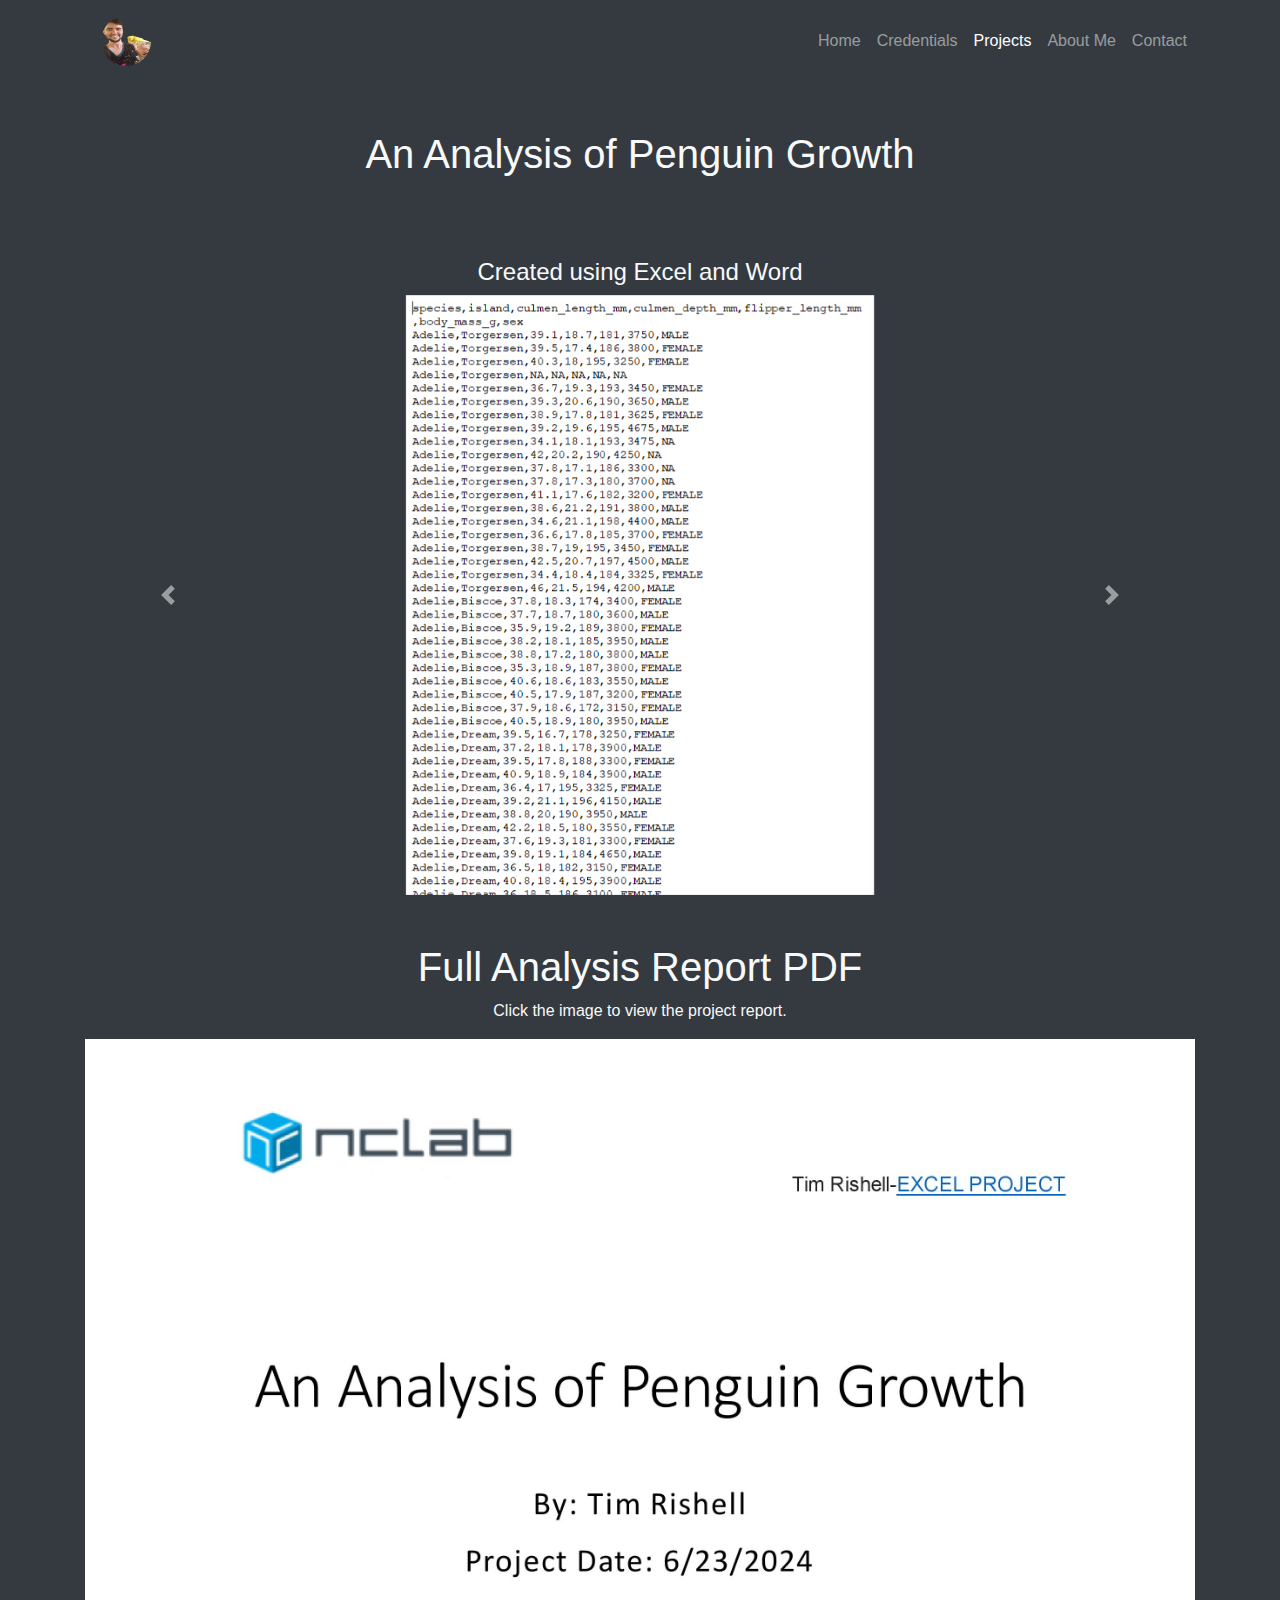
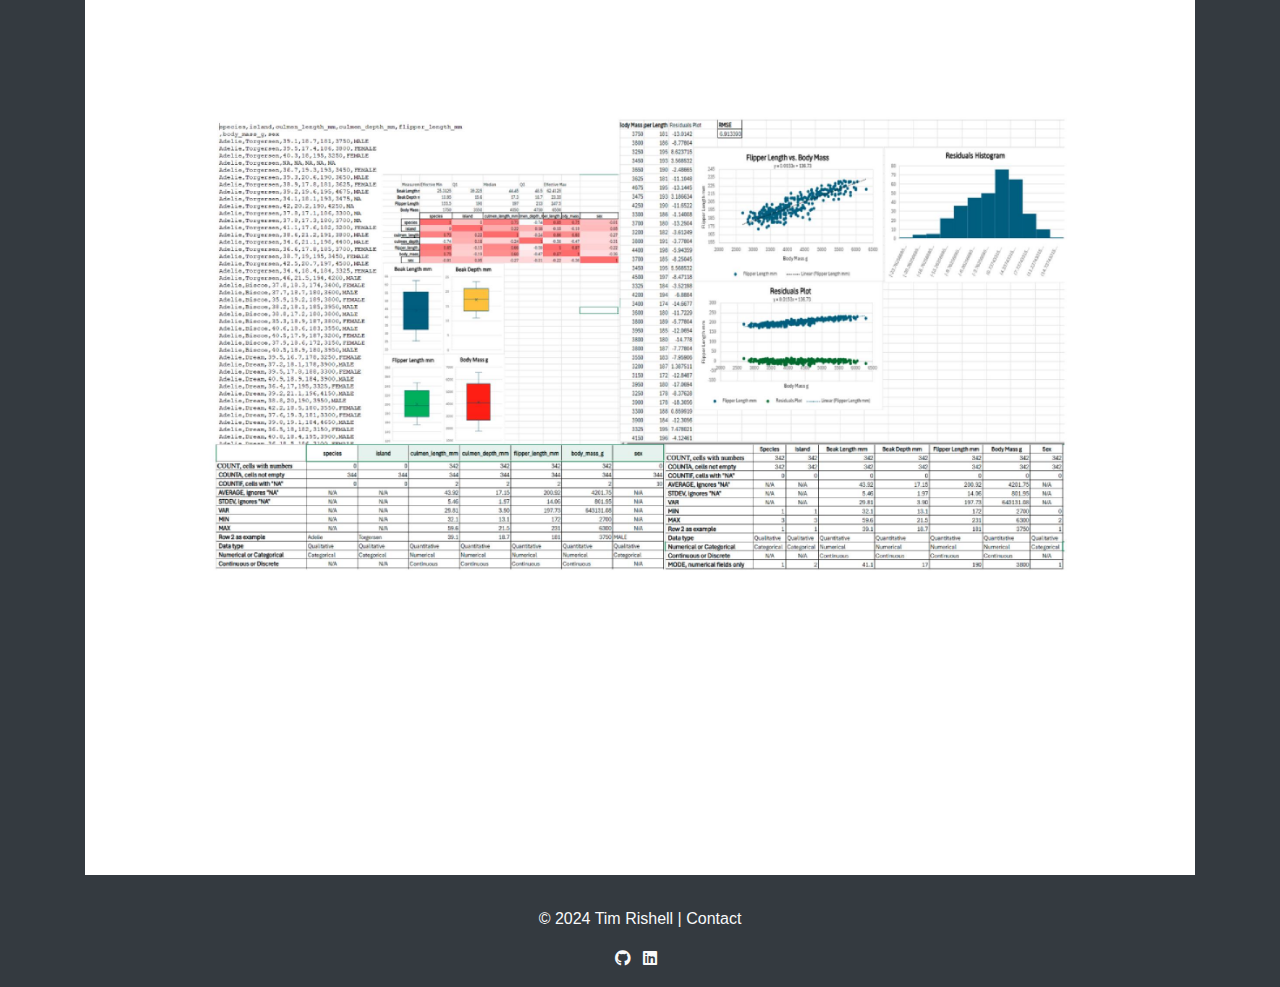
<file: project1-details.html>
<!DOCTYPE html>
<html lang="en">

<head>
  <meta charset="UTF-8">
  <meta name="viewport" content="width=device-width, initial-scale=1, shrink-to-fit=no">
  <meta name="description" content="Project Details">
  <title>An Analysis of Penguin Growth - Tim Rishell</title>
  <link rel="stylesheet" href="https://cdn.jsdelivr.net/npm/bootstrap@4.1.3/dist/css/bootstrap.min.css" integrity="sha384-MCw98/SFnGE8fJT3GXwEOngsV7Zt27NXFoaoApmYm81iuXoPkFOJwJ8ERdknLPMO" crossorigin="anonymous">
  <link href="./resources/css/reset.css" type="text/css" rel="stylesheet" />
  <link rel="stylesheet" href="https://stackpath.bootstrapcdn.com/bootstrap/4.3.1/css/bootstrap.min.css"
    integrity="sha384-ggOyR0iXCbMQv3Xipma34MD+dH/1fQ784/j6cY/iJTQUOhcWr7x9JvoRxT2MZw1T" crossorigin="anonymous">
  <link href="./resources/css/style.css" type="text/css" rel="stylesheet" />
  <link rel="stylesheet" href="https://use.fontawesome.com/releases/v5.8.2/css/all.css">
</head>
<!-- Google tag (gtag.js) -->
<script async src="https://www.googletagmanager.com/gtag/js?id=G-H721TL27NS"></script>
<script>
  window.dataLayer = window.dataLayer || [];
  function gtag(){dataLayer.push(arguments);}
  gtag('js', new Date());

  gtag('config', 'G-H721TL27NS');
</script>
<body class="bg-dark">
  <header>
    <!-- Header of page -->
    <nav class="navbar navbar-expand-md navbar-dark bg-dark">
      <div class="container">
        <a class="nav-link" href="index.html"><img src="resources/images/it_me_trans.png" alt="Tim Rishell picture"
            class="profile-picture"></a>
        <button class="navbar-toggler" type="button" data-toggle="collapse" data-target="#navbarNav"
          aria-controls="navbarNav" aria-expanded="false" aria-label="Toggle navigation">
          <span class="navbar-toggler-icon"></span>
        </button>
        <div class="collapse navbar-collapse" id="navbarNav">
          <ul class="navbar-nav ml-auto">
            <li class="nav-item">
              <a class="nav-link" href="index.html">Home</a>
            </li>
            <li class="nav-item">
              <a class="nav-link" href="credentials.html">Credentials</a>
            </li>
            <li class="nav-item active">
              <a class="nav-link" href="projects.html">Projects <span class="sr-only">(current)</span></a>
            </li>
            <li class="nav-item">
              <a class="nav-link" href="about.html">About Me</a>
            </li>
            <li class="nav-item">
              <a class="nav-link" href="contact.html">Contact</a>
            </li>
          </ul>
        </div>
      </div>
    </nav>
  </header>
  <main>
    <div class="container mt-5">
      <h1 class="text-center text-light" tabindex="0">An Analysis of Penguin Growth</h1>
      <br>
      <br>
      <br>
      <h4 class="text-center text-light" tabindex="0">Created using Excel and Word</h4>
      <!-- Image Carousel -->
      <div id="carouselExampleControls" class="carousel slide mb-4" data-ride="carousel">
        <div class="carousel-inner">
          <div class="carousel-item active">
            <img src="resources/images/project1_csv_data.PNG" class="d-block w-100" alt="picture of dashboard">
          </div>
          <div class="carousel-item">
            <img src="resources/images/project1_excel_sheet1.PNG" class="d-block w-100" alt="picture of dashboard">
          </div>
          <div class="carousel-item">
            <img src="resources/images/project1_excel_sheet2.PNG" class="d-block w-100" alt="picture of dashboard">
          </div>
          <div class="carousel-item">
            <img src="resources/images/project1_excel_sheet3.PNG" class="d-block w-100" alt="picture of dashboard">
          </div>
          <div class="carousel-item">
            <img src="resources/images/project1_excel_sheet4.PNG" class="d-block w-100" alt="picture of dashboard">
          </div>
          <div class="carousel-item">
            <img src="resources/images/project1_excel_sheet5.PNG" class="d-block w-100" alt="picture of dashboard">
          </div>
          <div class="carousel-item">
            <img src="resources/images/project1_excel_sheet6.PNG" class="d-block w-100" alt="picture of dashboard">
          </div>
          <div class="carousel-item">
            <img src="resources/images/project1_excel_sheet7.PNG" class="d-block w-100" alt="picture of dashboard">
          </div>
        </div>
        <a class="carousel-control-prev" href="#carouselExampleControls" role="button" data-slide="prev">
          <span class="carousel-control-prev-icon" aria-hidden="true"></span>
          <span class="sr-only">Previous</span>
        </a>
        <a class="carousel-control-next" href="#carouselExampleControls" role="button" data-slide="next">
          <span class="carousel-control-next-icon" aria-hidden="true"></span>
          <span class="sr-only">Next</span>
        </a>
      </div>
      <br>
      <h1 class="text-light text-center" tabindex="0">Full Analysis Report PDF</h1>
      <p class="text-light text-center" tabindex="0">Click the image to view the project report.</p>
      <!-- Project Report -->
      <div class="text-center">
        <img src="resources/images/penguin_growth_analysis-page-001.jpg" alt="Project Report Cover" class="img-fluid mb-3"
          style="cursor: pointer;" onclick="window.open('resources/images/penguin_growth_analysis.pdf')" tabindex="0"
          role="button">
      </div>
    </div>
  </main>
  <footer class="bg-dark text-light text-center py-3">
    <div class="container">
      <p>© 2024 Tim Rishell | <a href="mailto:timrishellr@gmail.com" class="text-light">Contact</a></p>
      <div>
        <a href="https://github.com/Cheftr" class="text-light mr-2" aria-label="link to my github account" target="_blank"><i
            class="fab fa-github"></i></a>
        <a href="https://linkedin.com/in/timrishellr" class="text-light mr-2" aria-label="link to my linkedin account" target="_blank"><i
            class="fab fa-linkedin"></i></a>
      </div>
    </div>
  </footer>
  <!-- Bootstrap and jQuery -->
  <script src="https://code.jquery.com/jquery-3.3.1.slim.min.js" integrity="sha384-q8i/X+965DzO0rT7abK41JStQIAqVgRVzpbzo5smXKp4YfRvH+8abtTE1Pi6jizo" crossorigin="anonymous"></script>
<script src="https://cdn.jsdelivr.net/npm/popper.js@1.14.3/dist/umd/popper.min.js" integrity="sha384-ZMP7rVo3mIykV+2+9J3UJ46jBk0WLaUAdn689aCwoqbBJiSnjAK/l8WvCWPIPm49" crossorigin="anonymous"></script>
<script src="https://cdn.jsdelivr.net/npm/bootstrap@4.1.3/dist/js/bootstrap.min.js" integrity="sha384-ChfqqxuZUCnJSK3+MXmPNIyE6ZbWh2IMqE241rYiqJxyMiZ6OW/JmZQ5stwEULTy" crossorigin="anonymous"></script>
    <script>
      $(document).ready(function () {
        $('[data-toggle="popover"]').popover();
  
        // Adding keyboard accessibility
        document.addEventListener('keydown', function (event) {
          if (event.key === 'Enter') {
            var activeElement = document.activeElement;
            if (activeElement.classList.contains('img-fluid')) {
              $(activeElement).trigger('click');
            } else if (activeElement.classList.contains('nav-link')) {
              window.location.href = activeElement.getAttribute('href');
            } else if (activeElement.classList.contains('btn')) {
              activeElement.click();
            }
          }
        });
  
        // Ensure all interactive elements are focusable
        var interactiveElements = document.querySelectorAll('.expandable-image, .nav-link, .btn');
        interactiveElements.forEach(function (element) {
          element.setAttribute('tabindex', '0');
          element.setAttribute('role', 'button');
        });
      });
    </script>
</body>

</html>
</file>
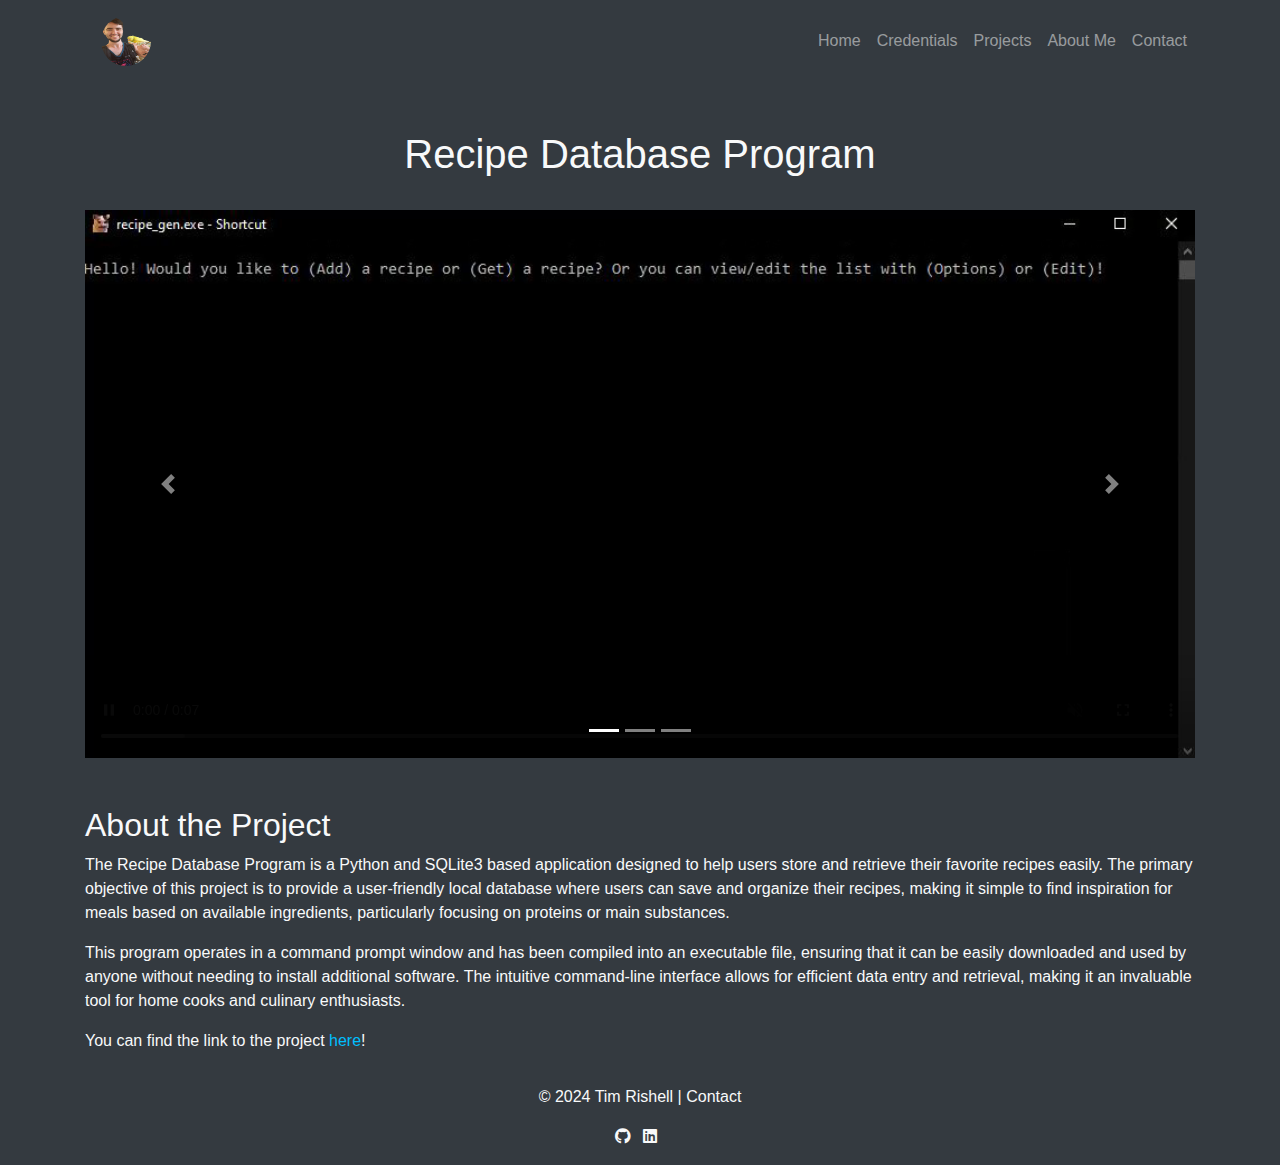
<file: project2-details.html>
<!DOCTYPE html>
<html lang="en">

<head>
  <meta charset="UTF-8">
  <meta name="viewport" content="width=device-width, initial-scale=1, shrink-to-fit=no">
  <meta name="description" content="Tim Rishell's Recipe Database Program Project">
  <title>Tim Rishell - Recipe Database Program Project</title>
  <link rel="stylesheet" href="https://cdn.jsdelivr.net/npm/bootstrap@4.1.3/dist/css/bootstrap.min.css" integrity="sha384-MCw98/SFnGE8fJT3GXwEOngsV7Zt27NXFoaoApmYm81iuXoPkFOJwJ8ERdknLPMO" crossorigin="anonymous">
  <link href="./resources/css/reset.css" type="text/css" rel="stylesheet" />
  <link rel="stylesheet" href="https://stackpath.bootstrapcdn.com/bootstrap/4.3.1/css/bootstrap.min.css"
    integrity="sha384-ggOyR0iXCbMQv3Xipma34MD+dH/1fQ784/j6cY/iJTQUOhcWr7x9JvoRxT2MZw1T" crossorigin="anonymous">
  <link href="./resources/css/style.css" type="text/css" rel="stylesheet" />
  <link rel="stylesheet" href="https://use.fontawesome.com/releases/v5.8.2/css/all.css">
</head>
<!-- Google tag (gtag.js) -->
<script async src="https://www.googletagmanager.com/gtag/js?id=G-H721TL27NS"></script>
<script>
  window.dataLayer = window.dataLayer || [];
  function gtag(){dataLayer.push(arguments);}
  gtag('js', new Date());

  gtag('config', 'G-H721TL27NS');
</script>
<body class="bg-dark">
  <header>
    <!-- Header of page -->
    <nav class="navbar navbar-expand-md navbar-dark bg-dark">
      <div class="container">
        <a class="nav-link" href="index.html"><img src="resources/images/it_me_trans.png" alt="Tim Rishell picture"
            class="profile-picture"></a>
        <button class="navbar-toggler" type="button" data-toggle="collapse" data-target="#navbarNav"
          aria-controls="navbarNav" aria-expanded="false" aria-label="Toggle navigation">
          <span class="navbar-toggler-icon"></span>
        </button>
        <div class="collapse navbar-collapse" id="navbarNav">
          <ul class="navbar-nav ml-auto">
            <li class="nav-item">
              <a class="nav-link" href="index.html">Home</a>
            </li>
            <li class="nav-item">
              <a class="nav-link" href="credentials.html">Credentials</a>
            </li>
            <li class="nav-item">
              <a class="nav-link" href="projects.html">Projects</a>
            </li>
            <li class="nav-item">
              <a class="nav-link" href="about.html">About Me</a>
            </li>
            <li class="nav-item">
              <a class="nav-link" href="contact.html">Contact</a>
            </li>
          </ul>
        </div>
      </div>
    </nav>
  </header>
  <main>
    <div class="container mt-5">
      <h1 class="text-center text-light" tabindex="0">Recipe Database Program</h1><br>

      <!-- Carousel -->
      <div id="carouselExampleIndicators" class="carousel slide mb-5" data-ride="carousel">
        <ol class="carousel-indicators">
          <li data-target="#carouselExampleIndicators" data-slide-to="0" class="active"></li>
          <li data-target="#carouselExampleIndicators" data-slide-to="1"></li>
          <li data-target="#carouselExampleIndicators" data-slide-to="2"></li>
        </ol>
        <div class="carousel-inner">
          <div class="carousel-item active">
            <video class="d-block w-100" controls autoplay muted loop preload="auto">
              <source src="resources/images/recipe_db_gif1.mp4" type="video/mp4">
              Your browser does not support the video tag.
            </video>
          </div>
          <div class="carousel-item">
            <video class="d-block w-100" controls autoplay muted loop preload="auto">
              <source src="resources/images/recipe_db_gif2.mp4" type="video/mp4">
              Your browser does not support the video tag.
            </video>
          </div>
          <div class="carousel-item">
            <video class="d-block w-100" controls autoplay muted loop preload="auto">
              <source src="resources/images/recipe_db_gif3.mp4" type="video/mp4">
              Your browser does not support the video tag.
            </video>
          </div>
        </div>
        <a class="carousel-control-prev" href="#carouselExampleIndicators" role="button" data-slide="prev">
          <span class="carousel-control-prev-icon" aria-hidden="true"></span>
          <span class="sr-only">Previous</span>
        </a>
        <a class="carousel-control-next" href="#carouselExampleIndicators" role="button" data-slide="next">
          <span class="carousel-control-next-icon" aria-hidden="true"></span>
          <span class="sr-only">Next</span>
        </a>
      </div>

      <!-- Project Description -->
      <div class="text-light" tabindex="0">
        <h2>About the Project</h2>
        <p>
          The Recipe Database Program is a Python and SQLite3 based application designed to help users store and retrieve their favorite recipes easily. The primary objective of this project is to provide a user-friendly local database where users can save and organize their recipes, making it simple to find inspiration for meals based on available ingredients, particularly focusing on proteins or main substances.
        </p>
        <p>
          This program operates in a command prompt window and has been compiled into an executable file, ensuring that it can be easily downloaded and used by anyone without needing to install additional software. The intuitive command-line interface allows for efficient data entry and retrieval, making it an invaluable tool for home cooks and culinary enthusiasts.
        </p>
        <p>
          You can find the link to the project <a href="https://github.com/Cheftr/Recipe-DB" aria-label="link to my project" target="_blank">here</a>!
        </p>
      </div>
    </div>
  </main>
  <footer class="bg-dark text-light text-center py-3">
    <div class="container">
      <p>© 2024 Tim Rishell | <a href="mailto:timrishellr@gmail.com" class="text-light">Contact</a></p>
      <div>
        <a href="https://github.com/Cheftr" class="text-light mr-2" aria-label="link to my github account" target="_blank"><i
            class="fab fa-github"></i></a>
        <a href="https://linkedin.com/in/timrishellr" class="text-light mr-2" aria-label="link to my linkedin account" target="_blank"><i
            class="fab fa-linkedin"></i></a>
      </div>
    </div>
  </footer>
  <!-- Bootstrap and jQuery -->
  <script src="https://code.jquery.com/jquery-3.3.1.slim.min.js" integrity="sha384-q8i/X+965DzO0rT7abK41JStQIAqVgRVzpbzo5smXKp4YfRvH+8abtTE1Pi6jizo" crossorigin="anonymous"></script>
  <script src="https://cdn.jsdelivr.net/npm/popper.js@1.14.3/dist/umd/popper.min.js" integrity="sha384-ZMP7rVo3mIykV+2+9J3UJ46jBk0WLaUAdn689aCwoqbBJiSnjAK/l8WvCWPIPm49" crossorigin="anonymous"></script>
  <script src="https://cdn.jsdelivr.net/npm/bootstrap@4.1.3/dist/js/bootstrap.min.js" integrity="sha384-ChfqqxuZUCnJSK3+MXmPNIyE6ZbWh2IMqE241rYiqJxyMiZ6OW/JmZQ5stwEULTy" crossorigin="anonymous"></script>
  <script>
    $(document).ready(function () {
      $('[data-toggle="popover"]').popover();

      // Adding keyboard accessibility
      document.addEventListener('keydown', function (event) {
        if (event.key === 'Enter') {
          var activeElement = document.activeElement;
          if (activeElement.classList.contains('expandable-image')) {
            $(activeElement).trigger('click');
          } else if (activeElement.classList.contains('nav-link')) {
            window.location.href = activeElement.getAttribute('href');
          } else if (activeElement.classList.contains('btn')) {
            activeElement.click();
          }
        }
      });

      // Ensure all interactive elements are focusable
      var interactiveElements = document.querySelectorAll('.expandable-image, .nav-link, .btn');
      interactiveElements.forEach(function (element) {
        element.setAttribute('tabindex', '0');
        element.setAttribute('role', 'button');
      });
    });
  </script>
</body>

</html>
</file>
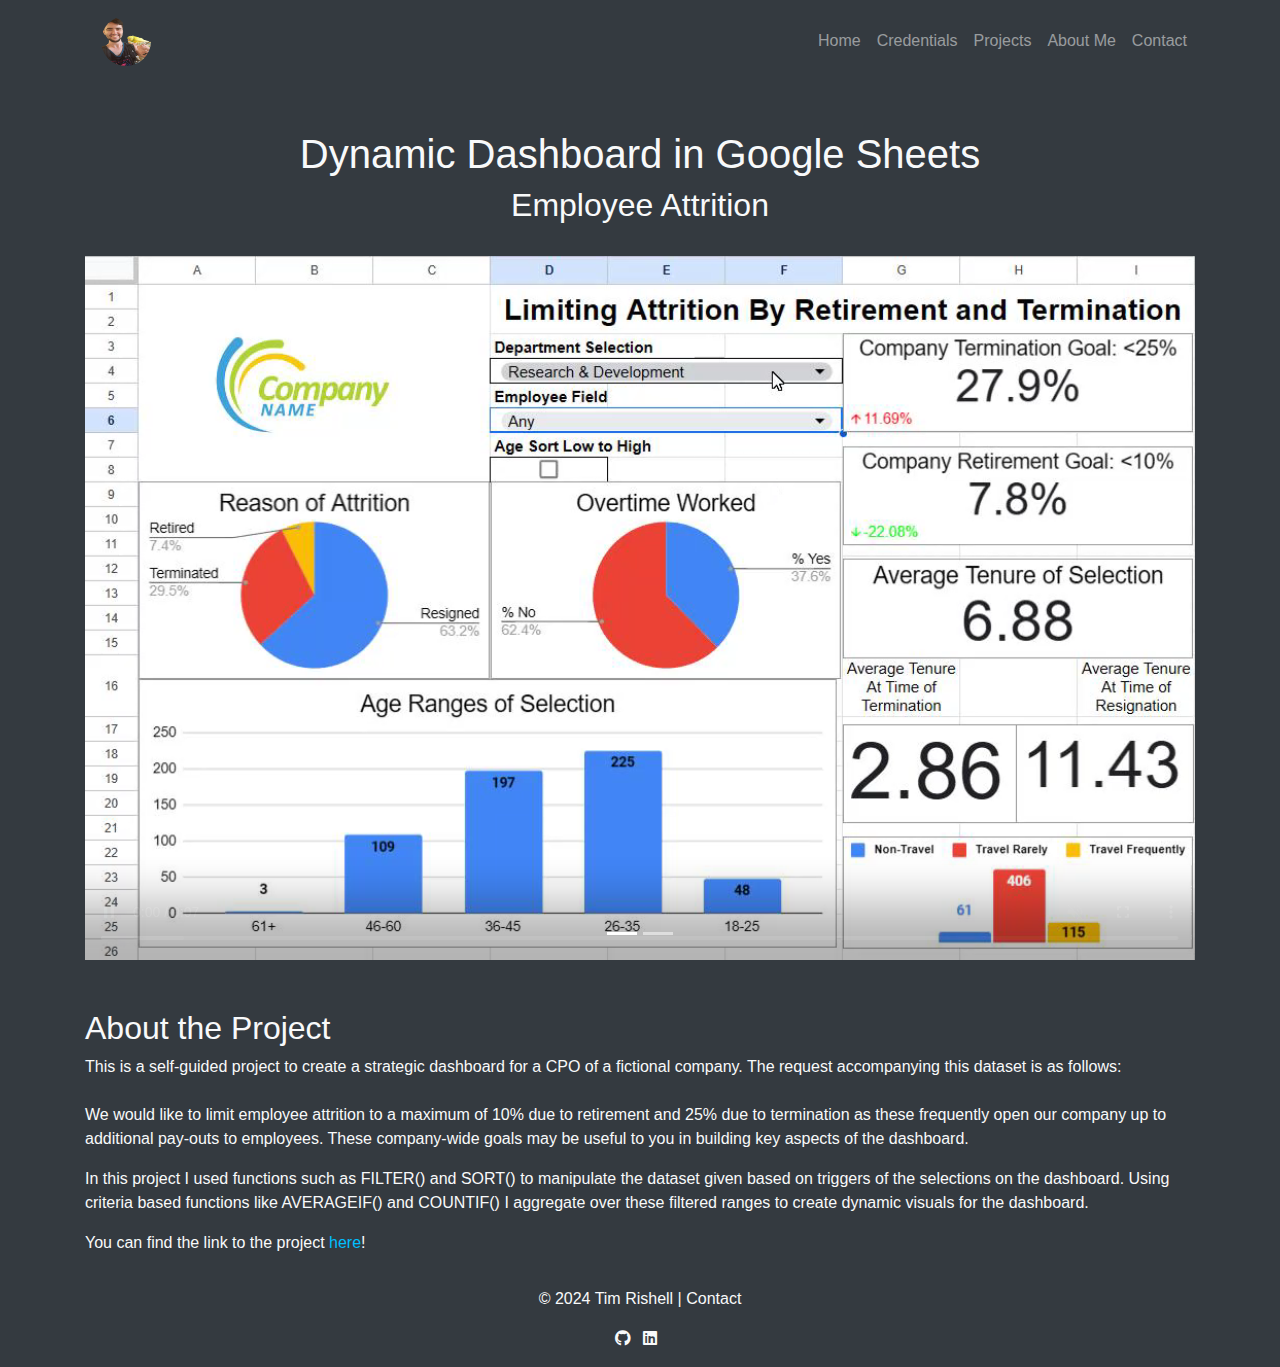
<file: project3-details.html>
<!DOCTYPE html>
<html lang="en">

<head>
  <meta charset="UTF-8">
  <meta name="viewport" content="width=device-width, initial-scale=1, shrink-to-fit=no">
  <meta name="description" content="Tim Rishell's Dynamic Dashboard In Google Sheets Project">
  <title>Tim Rishell - Dynamic Dashboard In Google Sheets Project</title>
  <link rel="stylesheet" href="https://cdn.jsdelivr.net/npm/bootstrap@4.1.3/dist/css/bootstrap.min.css" integrity="sha384-MCw98/SFnGE8fJT3GXwEOngsV7Zt27NXFoaoApmYm81iuXoPkFOJwJ8ERdknLPMO" crossorigin="anonymous">
  <link href="./resources/css/reset.css" type="text/css" rel="stylesheet" />
  <link rel="stylesheet" href="https://stackpath.bootstrapcdn.com/bootstrap/4.3.1/css/bootstrap.min.css"
    integrity="sha384-ggOyR0iXCbMQv3Xipma34MD+dH/1fQ784/j6cY/iJTQUOhcWr7x9JvoRxT2MZw1T" crossorigin="anonymous">
  <link href="./resources/css/style.css" type="text/css" rel="stylesheet" />
  <link rel="stylesheet" href="https://use.fontawesome.com/releases/v5.8.2/css/all.css">
</head>
<!-- Google tag (gtag.js) -->
<script async src="https://www.googletagmanager.com/gtag/js?id=G-H721TL27NS"></script>
<script>
  window.dataLayer = window.dataLayer || [];
  function gtag(){dataLayer.push(arguments);}
  gtag('js', new Date());

  gtag('config', 'G-H721TL27NS');
</script>
<body class="bg-dark">
  <header>
    <!-- Header of page -->
    <nav class="navbar navbar-expand-md navbar-dark bg-dark">
      <div class="container">
        <a class="nav-link" href="index.html"><img src="resources/images/it_me_trans.png" alt="Tim Rishell picture"
            class="profile-picture"></a>
        <button class="navbar-toggler" type="button" data-toggle="collapse" data-target="#navbarNav"
          aria-controls="navbarNav" aria-expanded="false" aria-label="Toggle navigation">
          <span class="navbar-toggler-icon"></span>
        </button>
        <div class="collapse navbar-collapse" id="navbarNav">
          <ul class="navbar-nav ml-auto">
            <li class="nav-item">
              <a class="nav-link" href="index.html">Home</a>
            </li>
            <li class="nav-item">
              <a class="nav-link" href="credentials.html">Credentials</a>
            </li>
            <li class="nav-item">
              <a class="nav-link" href="projects.html">Projects</a>
            </li>
            <li class="nav-item">
              <a class="nav-link" href="about.html">About Me</a>
            </li>
            <li class="nav-item">
              <a class="nav-link" href="contact.html">Contact</a>
            </li>
          </ul>
        </div>
      </div>
    </nav>
  </header>
  <main>
    <div class="container mt-5">
      <h1 class="text-center text-light" tabindex="0">Dynamic Dashboard in Google Sheets</h1>
      <h2 class="text-center text-light" tabindex="0">Employee Attrition</h2><br>

      <!-- Carousel -->
      <div id="carouselExampleIndicators" class="carousel slide mb-5" data-ride="carousel">
        <ol class="carousel-indicators">
          <li data-target="#carouselExampleIndicators" data-slide-to="0" class="active"></li>
          <li data-target="#carouselExampleIndicators" data-slide-to="1"></li>
        </ol>
        <div class="carousel-inner">
          <div class="carousel-item active">
            <video class="d-block w-100" controls autoplay muted loop preload="auto">
              <source src="resources/images/attrition_dashboard_project_gif1.mp4" type="video/mp4">
              Your browser does not support the video tag.
            </video>
          </div>
          <div class="carousel-item">
            <video class="d-block w-100" controls autoplay muted loop preload="auto">
              <source src="resources/images/attrition_dashboard_project_gif2.mp4" type="video/mp4">
              Your browser does not support the video tag.
            </video>
          </div>
        </div>
        <a class="carousel-control-prev" href="#carouselExampleIndicators" role="button" data-slide="prev">
          <span class="carousel-control-prev-icon" aria-hidden="true"></span>
          <span class="sr-only">Previous</span>
        </a>
        <a class="carousel-control-next" href="#carouselExampleIndicators" role="button" data-slide="next">
          <span class="carousel-control-next-icon" aria-hidden="true"></span>
          <span class="sr-only">Next</span>
        </a>
      </div>

      <!-- Project Description -->
      <div class="text-light" tabindex="0">
        <h2>About the Project</h2>
        <p>
            This is a self-guided project to create a strategic dashboard for a CPO of a fictional company. The request accompanying this dataset is as follows: <br><br>We would like to limit employee attrition to a maximum of 10% due to retirement and 25% due to termination as these frequently open our company up to additional pay-outs to employees. These company-wide goals may be useful to you in building key aspects of the dashboard. 
        </p>
        <p>
            In this project I used functions such as FILTER() and SORT() to manipulate the dataset given based on triggers of the selections on the dashboard. Using criteria based functions like AVERAGEIF() and COUNTIF() I aggregate over these filtered ranges to create dynamic visuals for the dashboard. 
        </p>
        <p>
          You can find the link to the project <a href="https://docs.google.com/spreadsheets/d/15WJPhwyAAkARt--N2v0riO11GsBHNDJxC_ZBo1OX5G0/edit?usp=sharing" aria-label="link to my project" target="_blank">here</a>!
        </p>
      </div>
    </div>
  </main>
  <footer class="bg-dark text-light text-center py-3">
    <div class="container">
      <p>© 2024 Tim Rishell | <a href="mailto:timrishellr@gmail.com" class="text-light">Contact</a></p>
      <div>
        <a href="https://github.com/Cheftr" class="text-light mr-2" aria-label="link to my github account" target="_blank"><i
            class="fab fa-github"></i></a>
        <a href="https://linkedin.com/in/timrishellr" class="text-light mr-2" aria-label="link to my linkedin account" target="_blank"><i
            class="fab fa-linkedin"></i></a>
      </div>
    </div>
  </footer>
  <!-- Bootstrap and jQuery -->
  <script src="https://code.jquery.com/jquery-3.3.1.slim.min.js" integrity="sha384-q8i/X+965DzO0rT7abK41JStQIAqVgRVzpbzo5smXKp4YfRvH+8abtTE1Pi6jizo" crossorigin="anonymous"></script>
  <script src="https://cdn.jsdelivr.net/npm/popper.js@1.14.3/dist/umd/popper.min.js" integrity="sha384-ZMP7rVo3mIykV+2+9J3UJ46jBk0WLaUAdn689aCwoqbBJiSnjAK/l8WvCWPIPm49" crossorigin="anonymous"></script>
  <script src="https://cdn.jsdelivr.net/npm/bootstrap@4.1.3/dist/js/bootstrap.min.js" integrity="sha384-ChfqqxuZUCnJSK3+MXmPNIyE6ZbWh2IMqE241rYiqJxyMiZ6OW/JmZQ5stwEULTy" crossorigin="anonymous"></script>
  <script>
    $(document).ready(function () {
      $('[data-toggle="popover"]').popover();

      // Adding keyboard accessibility
      document.addEventListener('keydown', function (event) {
        if (event.key === 'Enter') {
          var activeElement = document.activeElement;
          if (activeElement.classList.contains('expandable-image')) {
            $(activeElement).trigger('click');
          } else if (activeElement.classList.contains('nav-link')) {
            window.location.href = activeElement.getAttribute('href');
          } else if (activeElement.classList.contains('btn')) {
            activeElement.click();
          }
        }
      });

      // Ensure all interactive elements are focusable
      var interactiveElements = document.querySelectorAll('.expandable-image, .nav-link, .btn');
      interactiveElements.forEach(function (element) {
        element.setAttribute('tabindex', '0');
        element.setAttribute('role', 'button');
      });
    });
  </script>
</body>

</html>
</file>
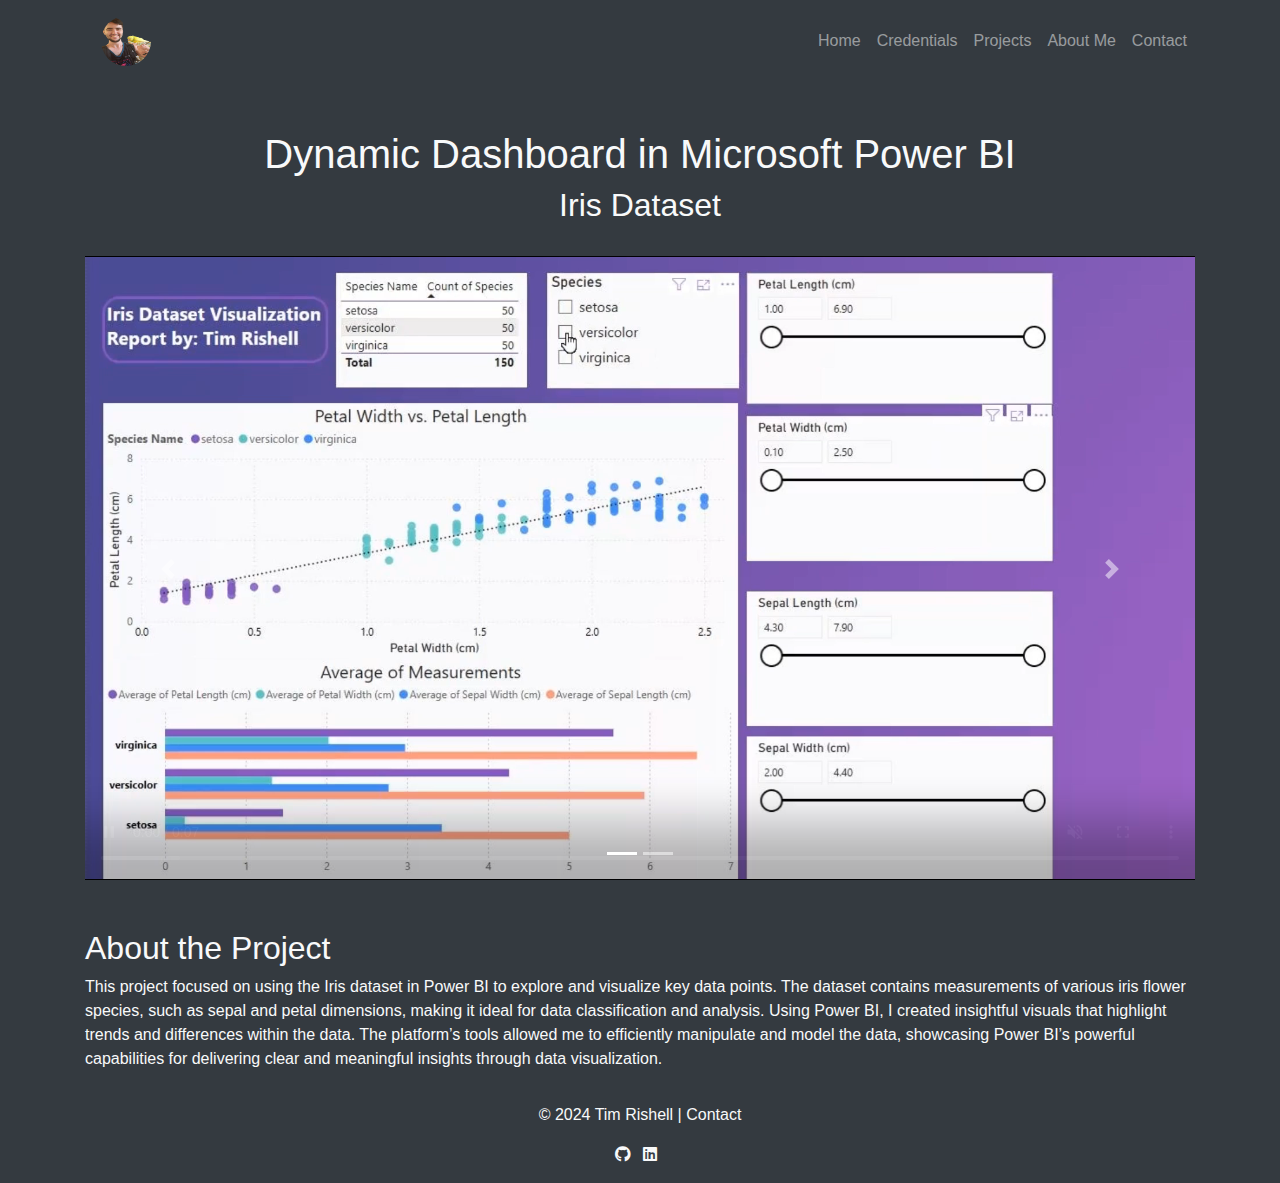
<file: project4-details.html>
<!DOCTYPE html>
<html lang="en">

<head>
  <meta charset="UTF-8">
  <meta name="viewport" content="width=device-width, initial-scale=1, shrink-to-fit=no">
  <meta name="description" content="Tim Rishell's Dynamic Dashboard In Power BI">
  <title>Tim Rishell - Dynamic Dashboard In Power BI</title>
  <link rel="stylesheet" href="https://cdn.jsdelivr.net/npm/bootstrap@4.1.3/dist/css/bootstrap.min.css" integrity="sha384-MCw98/SFnGE8fJT3GXwEOngsV7Zt27NXFoaoApmYm81iuXoPkFOJwJ8ERdknLPMO" crossorigin="anonymous">
  <link href="./resources/css/reset.css" type="text/css" rel="stylesheet" />
  <link rel="stylesheet" href="https://stackpath.bootstrapcdn.com/bootstrap/4.3.1/css/bootstrap.min.css"
    integrity="sha384-ggOyR0iXCbMQv3Xipma34MD+dH/1fQ784/j6cY/iJTQUOhcWr7x9JvoRxT2MZw1T" crossorigin="anonymous">
  <link href="./resources/css/style.css" type="text/css" rel="stylesheet" />
  <link rel="stylesheet" href="https://use.fontawesome.com/releases/v5.8.2/css/all.css">
</head>
<!-- Google tag (gtag.js) -->
<script async src="https://www.googletagmanager.com/gtag/js?id=G-H721TL27NS"></script>
<script>
  window.dataLayer = window.dataLayer || [];
  function gtag(){dataLayer.push(arguments);}
  gtag('js', new Date());

  gtag('config', 'G-H721TL27NS');
</script>
<body class="bg-dark">
  <header>
    <!-- Header of page -->
    <nav class="navbar navbar-expand-md navbar-dark bg-dark">
      <div class="container">
        <a class="nav-link" href="index.html"><img src="resources/images/it_me_trans.png" alt="Tim Rishell picture"
            class="profile-picture"></a>
        <button class="navbar-toggler" type="button" data-toggle="collapse" data-target="#navbarNav"
          aria-controls="navbarNav" aria-expanded="false" aria-label="Toggle navigation">
          <span class="navbar-toggler-icon"></span>
        </button>
        <div class="collapse navbar-collapse" id="navbarNav">
          <ul class="navbar-nav ml-auto">
            <li class="nav-item">
              <a class="nav-link" href="index.html">Home</a>
            </li>
            <li class="nav-item">
              <a class="nav-link" href="credentials.html">Credentials</a>
            </li>
            <li class="nav-item">
              <a class="nav-link" href="projects.html">Projects</a>
            </li>
            <li class="nav-item">
              <a class="nav-link" href="about.html">About Me</a>
            </li>
            <li class="nav-item">
              <a class="nav-link" href="contact.html">Contact</a>
            </li>
          </ul>
        </div>
      </div>
    </nav>
  </header>
  <main>
    <div class="container mt-5">
      <h1 class="text-center text-light" tabindex="0">Dynamic Dashboard in Microsoft Power BI</h1>
      <h2 class="text-center text-light" tabindex="0">Iris Dataset</h2><br>

      <!-- Carousel -->
      <div id="carouselExampleIndicators" class="carousel slide mb-5" data-ride="carousel">
        <ol class="carousel-indicators">
          <li data-target="#carouselExampleIndicators" data-slide-to="0" class="active"></li>
          <li data-target="#carouselExampleIndicators" data-slide-to="1"></li>
        </ol>
        <div class="carousel-inner">
          <div class="carousel-item active">
            <video class="d-block w-100" controls autoplay muted loop preload="auto">
              <source src="resources/images/power_bi_project1_iris.mp4" type="video/mp4">
              Your browser does not support the video tag.
            </video>
          </div>
          <div class="carousel-item">
            <img src="resources/images/project4_powerbi_dash.png" class="d-block w-100 img-fluid" alt="picture of dashboard">
          </div>          
        </div>
        <a class="carousel-control-prev" href="#carouselExampleIndicators" role="button" data-slide="prev">
          <span class="carousel-control-prev-icon" aria-hidden="true"></span>
          <span class="sr-only">Previous</span>
        </a>
        <a class="carousel-control-next" href="#carouselExampleIndicators" role="button" data-slide="next">
          <span class="carousel-control-next-icon" aria-hidden="true"></span>
          <span class="sr-only">Next</span>
        </a>
      </div>

      <!-- Project Description -->
      <div class="text-light" tabindex="0">
        <h2>About the Project</h2>
        <p>
          This project focused on using the Iris dataset in Power BI to explore and visualize key data points. The dataset contains measurements of various iris flower species, such as sepal and petal dimensions, making it ideal for data classification and analysis. Using Power BI, I created insightful visuals that highlight trends and differences within the data. The platform’s tools allowed me to efficiently manipulate and model the data, showcasing Power BI’s powerful capabilities for delivering clear and meaningful insights through data visualization.        </p>
      </div>
    </div>
  </main>
  <footer class="bg-dark text-light text-center py-3">
    <div class="container">
      <p>© 2024 Tim Rishell | <a href="mailto:timrishellr@gmail.com" class="text-light">Contact</a></p>
      <div>
        <a href="https://github.com/Cheftr" class="text-light mr-2" aria-label="link to my github account" target="_blank"><i
            class="fab fa-github"></i></a>
        <a href="https://linkedin.com/in/timrishellr" class="text-light mr-2" aria-label="link to my linkedin account" target="_blank"><i
            class="fab fa-linkedin"></i></a>
      </div>
    </div>
  </footer>
  <!-- Bootstrap and jQuery -->
  <script src="https://code.jquery.com/jquery-3.3.1.slim.min.js" integrity="sha384-q8i/X+965DzO0rT7abK41JStQIAqVgRVzpbzo5smXKp4YfRvH+8abtTE1Pi6jizo" crossorigin="anonymous"></script>
  <script src="https://cdn.jsdelivr.net/npm/popper.js@1.14.3/dist/umd/popper.min.js" integrity="sha384-ZMP7rVo3mIykV+2+9J3UJ46jBk0WLaUAdn689aCwoqbBJiSnjAK/l8WvCWPIPm49" crossorigin="anonymous"></script>
  <script src="https://cdn.jsdelivr.net/npm/bootstrap@4.1.3/dist/js/bootstrap.min.js" integrity="sha384-ChfqqxuZUCnJSK3+MXmPNIyE6ZbWh2IMqE241rYiqJxyMiZ6OW/JmZQ5stwEULTy" crossorigin="anonymous"></script>
  <script>
    $(document).ready(function () {
      $('[data-toggle="popover"]').popover();

      // Adding keyboard accessibility
      document.addEventListener('keydown', function (event) {
        if (event.key === 'Enter') {
          var activeElement = document.activeElement;
          if (activeElement.classList.contains('expandable-image')) {
            $(activeElement).trigger('click');
          } else if (activeElement.classList.contains('nav-link')) {
            window.location.href = activeElement.getAttribute('href');
          } else if (activeElement.classList.contains('btn')) {
            activeElement.click();
          }
        }
      });

      // Ensure all interactive elements are focusable
      var interactiveElements = document.querySelectorAll('.expandable-image, .nav-link, .btn');
      interactiveElements.forEach(function (element) {
        element.setAttribute('tabindex', '0');
        element.setAttribute('role', 'button');
      });
    });
  </script>
</body>

</html>
</file>
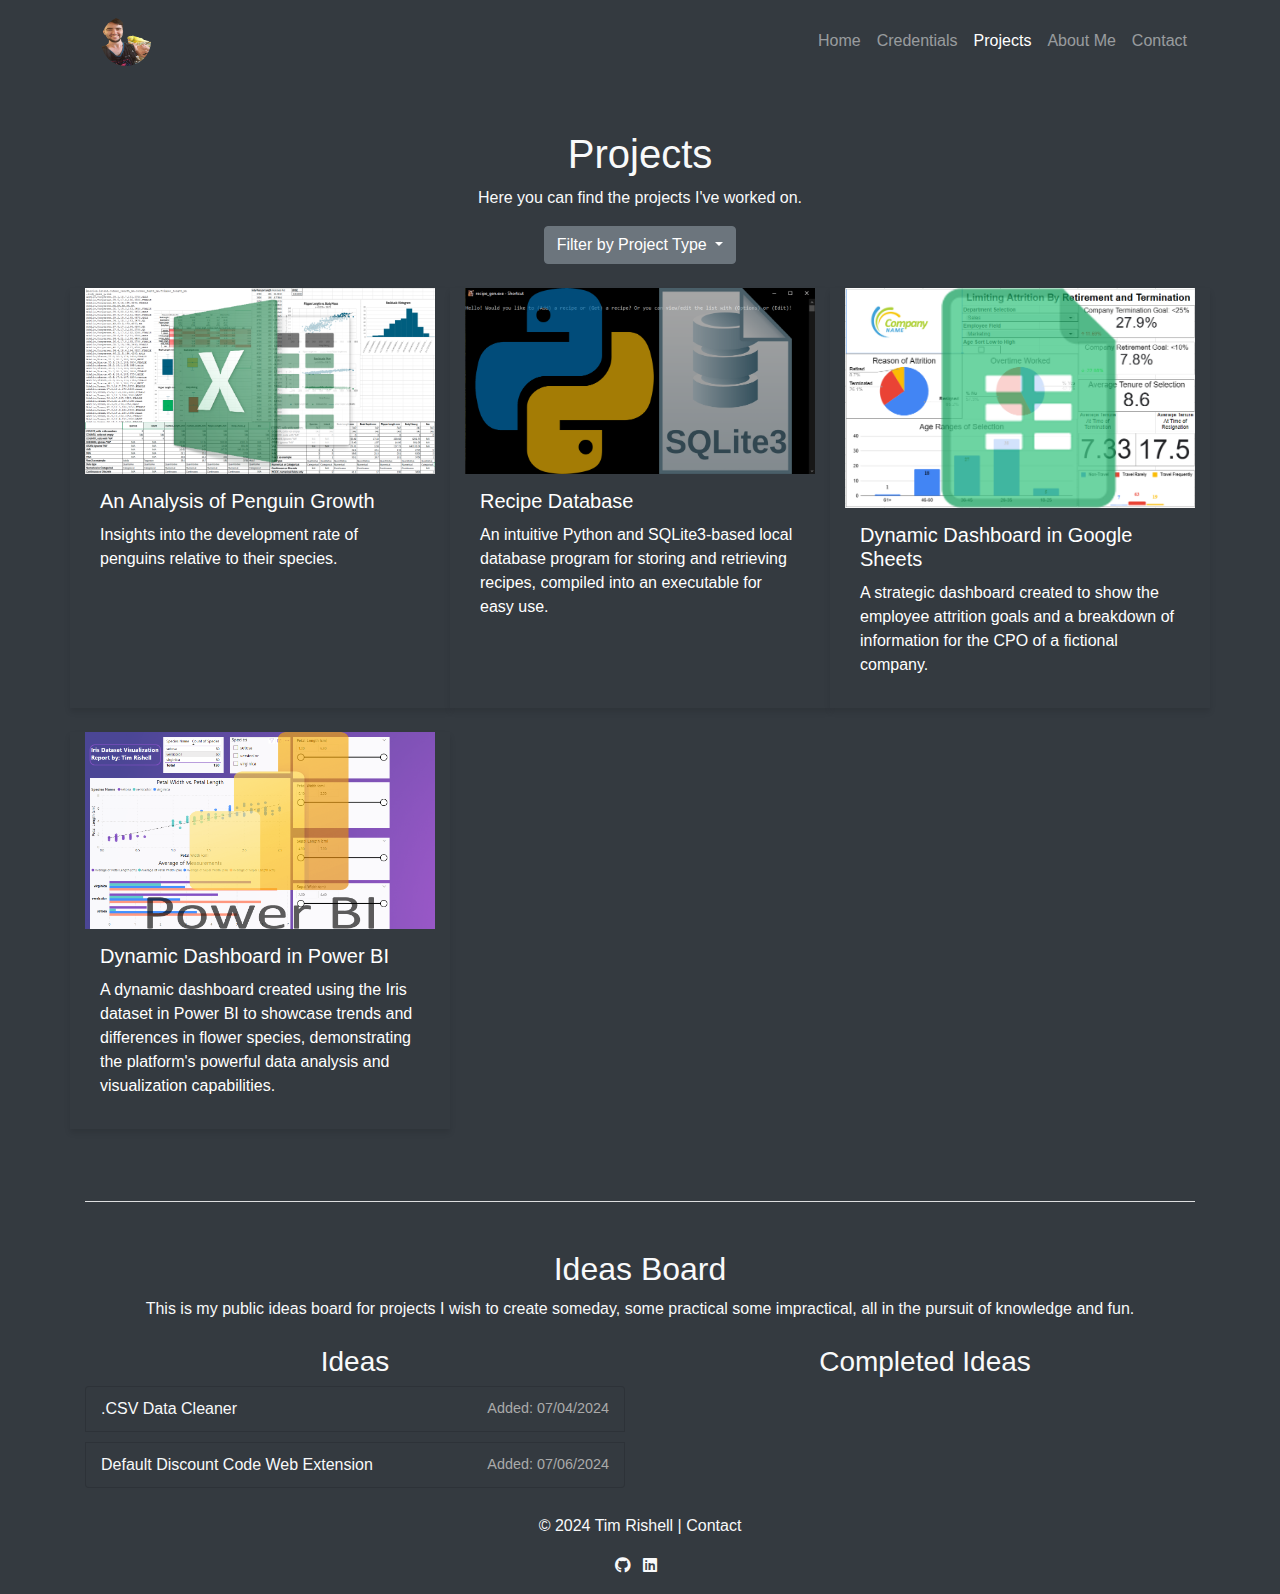
<file: projects.html>
<!DOCTYPE html>
<html lang="en">

<head>
  <meta charset="UTF-8">
  <meta name="viewport" content="width=device-width, initial-scale=1, shrink-to-fit=no">
  <meta name="description" content="Tim Rishell's Projects">
  <title>Tim Rishell - Projects</title>
  <link rel="stylesheet" href="https://cdn.jsdelivr.net/npm/bootstrap@4.1.3/dist/css/bootstrap.min.css" integrity="sha384-MCw98/SFnGE8fJT3GXwEOngsV7Zt27NXFoaoApmYm81iuXoPkFOJwJ8ERdknLPMO" crossorigin="anonymous">
  <link href="./resources/css/reset.css" type="text/css" rel="stylesheet" />
  <link rel="stylesheet" href="https://stackpath.bootstrapcdn.com/bootstrap/4.3.1/css/bootstrap.min.css" integrity="sha384-ggOyR0iXCbMQv3Xipma34MD+dH/1fQ784/j6cY/iJTQUOhcWr7x9JvoRxT2MZw1T" crossorigin="anonymous">
  <link href="./resources/css/style.css" type="text/css" rel="stylesheet" />
  <link rel="stylesheet" href="https://use.fontawesome.com/releases/v5.8.2/css/all.css">
</head>
<!-- Google tag (gtag.js) -->
<script async src="https://www.googletagmanager.com/gtag/js?id=G-H721TL27NS"></script>
<script>
  window.dataLayer = window.dataLayer || [];
  function gtag() {
    dataLayer.push(arguments);
  }
  gtag('js', new Date());

  gtag('config', 'G-H721TL27NS');
</script>

<body class="bg-dark">
  <header>
    <!-- Header of page -->
    <nav class="navbar navbar-expand-md navbar-dark bg-dark">
      <div class="container">
        <a class="nav-link" href="index.html"><img src="resources/images/it_me_trans.png" alt="Tim Rishell picture" class="profile-picture"></a>
        <button class="navbar-toggler" type="button" data-toggle="collapse" data-target="#navbarNav" aria-controls="navbarNav" aria-expanded="false" aria-label="Toggle navigation">
          <span class="navbar-toggler-icon"></span>
        </button>
        <div class="collapse navbar-collapse" id="navbarNav">
          <ul class="navbar-nav ml-auto">
            <li class="nav-item">
              <a class="nav-link" href="index.html">Home</a>
            </li>
            <li class="nav-item">
              <a class="nav-link" href="credentials.html">Credentials</a>
            </li>
            <li class="nav-item active">
              <a class="nav-link" href="projects.html">Projects <span class="sr-only">(current)</span></a>
            </li>
            <li class="nav-item">
              <a class="nav-link" href="about.html">About Me</a>
            </li>
            <li class="nav-item">
              <a class="nav-link" href="contact.html">Contact</a>
            </li>
          </ul>
        </div>
      </div>
    </nav>
  </header>
  <main>
    <div class="container mt-5">
      <h1 class="text-center text-light">Projects</h1>
      <p class="text-center text-light">Here you can find the projects I've worked on.</p>

      <!-- Dropdown Filter -->
      <div class="dropdown text-center mb-4 dropdown-filter">
        <button class="btn btn-secondary dropdown-toggle" type="button" id="dropdownMenuButton" data-toggle="dropdown" aria-haspopup="true" aria-expanded="false">
          Filter by Project Type
        </button>
        <div class="dropdown-menu" aria-labelledby="dropdownMenuButton">
          <a class="dropdown-item" href="#" onclick="filterProjects('all')">All</a>
          <a class="dropdown-item" href="#" onclick="filterProjects('web')">Web Development</a>
          <a class="dropdown-item" href="#" onclick="filterProjects('app')">App Development</a>
          <a class="dropdown-item" href="#" onclick="filterProjects('data')">Data Science</a>
        </div>
      </div>

      <!-- Project Cards -->
      <div class="row" id="projectsContainer">
        <!-- Project Card 1 -->
        <div class="col-md-4 mb-4 project-card" data-category="data" onclick="location.href='project1-details.html'" tabindex="0" role="button">
          <img src="resources/images/project1_title_picture.png" alt="Project Image" class="img-fluid">
          <div class="project-card-body">
            <h5 class="project-card-title">An Analysis of Penguin Growth</h5>
            <p class="project-card-text">Insights into the development rate of penguins relative to their species.</p>
          </div>
        </div>
        <!-- Project Card 2 -->
        <div class="col-md-4 mb-4 project-card" data-category="app" onclick="location.href='project2-details.html'" tabindex="0" role="button">
          <img src="resources/images/project2_title_picture.png" alt="Project Image" class="img-fluid">
          <div class="project-card-body">
            <h5 class="project-card-title">Recipe Database</h5>
            <p class="project-card-text">An intuitive Python and SQLite3-based local database program for storing and retrieving recipes, compiled into an executable for easy use.</p>
          </div>
        </div>
        <!-- Project Card 3 -->
        <div class="col-md-4 mb-4 project-card" data-category="data" onclick="location.href='project3-details.html'" tabindex="0" role="button">
          <img src="resources/images/project3_Gsheets_dash.png" alt="Project Image" class="img-fluid">
          <div class="project-card-body">
            <h5 class="project-card-title">Dynamic Dashboard in Google Sheets</h5>
            <p class="project-card-text">A strategic dashboard created to show the employee attrition goals and a breakdown of information for the CPO of a fictional company.</p>
          </div>
        </div>
        <!-- Project Card 4 -->
        <div class="col-md-4 mb-4 project-card" data-category="data" onclick="location.href='project4-details.html'" tabindex="0" role="button">
          <img src="resources/images/project4_powerbi_dash_title.png" alt="Project Image" class="img-fluid">
          <div class="project-card-body">
            <h5 class="project-card-title">Dynamic Dashboard in Power BI</h5>
            <p class="project-card-text">A dynamic dashboard created using the Iris dataset in Power BI to showcase trends and differences in flower species, demonstrating the platform's powerful data analysis and visualization capabilities.</p>
          </div>
        </div>
        <!-- Repeat Project Cards as needed -->
      </div>

      <!-- Ideas Board Section -->
      <hr class="bg-light my-5">
      <h2 class="text-center text-light">Ideas Board</h2>
      <p class="text-center text-light">This is my public ideas board for projects I wish to create someday, some practical some impractical, all in the pursuit of knowledge and fun.</p>

      <div class="row mt-4 ideas-board">
        <div class="col-md-6">
          <h3 class="text-center text-light">Ideas</h3>
          <ul class="list-group">

            <li class="list-group-item bg-dark text-light" onclick="showIdeaDialog('.CSV Data Cleaner', 'Create an executable that will take .CSV files, prompt the user questions about delimiters, cleaning needed, etc. Program will perform actions and give responses throughout cleaning process to create a table that can be cleanly copied into a spreadsheet.')" tabindex="0" role="button">
              .CSV Data Cleaner
              <span class="idea-date">Added: 07/04/2024</span>
            </li>

            <li class="list-group-item bg-dark text-light" onclick="showIdeaDialog('Default Discount Code Web Extension', 'Create a web extension that will, over time, collect basic discount codes and developer test codes [Example: Test50, 10off, SPRING10] for the promo code section of checkout pages. The extension will run through the large list checking for any discounts that are successful. This is a tool to be used in combination with coupon web extensions that search for legitimate current codes.')" tabindex="0" role="button">
              Default Discount Code Web Extension
              <span class="idea-date">Added: 07/06/2024</span>
            </li>

            <!-- Add more ideas as needed -->
          </ul>
        </div>
        <div class="col-md-6">
          <h3 class="text-center text-light">Completed Ideas</h3>
          <ul class="list-group">
            <!--
            <li class="list-group-item bg-dark text-light" onclick="showIdeaDialog('Completed Idea 1', 'This is the thought process behind Completed Idea 1.')">
              Completed Idea 1
              <span class="idea-date">Completed: </span>
            </li>
            <li class="list-group-item bg-dark text-light" onclick="showIdeaDialog('Completed Idea 2', 'This is the thought process behind Completed Idea 2.')">
              Completed Idea 2
              <span class="idea-date">Completed: </span>
            </li>
          -->
            <!-- Add more completed ideas as needed -->
          </ul>
        </div>
      </div>

      <!-- Dialog Modal -->
      <div class="modal fade" id="ideaModal" tabindex="-1" role="dialog" aria-labelledby="ideaModalLabel" aria-hidden="true">
        <div class="modal-dialog" role="document">
          <div class="modal-content">
            <div class="modal-header">
              <h5 class="modal-title" id="ideaModalLabel">Idea Title</h5>
              <button type="button" class="close" data-dismiss="modal" aria-label="Close">
                <span aria-hidden="true">&times;</span>
              </button>
            </div>
            <div class="modal-body" id="ideaModalBody">
              Thought process goes here.
            </div>
            <div class="modal-footer">
              <button type="button" class="btn btn-secondary" data-dismiss="modal">Close</button>
            </div>
          </div>
        </div>
      </div>
    </div>
  </main>
  <footer class="bg-dark text-light text-center py-3">
    <div class="container">
      <p>© 2024 Tim Rishell | <a href="mailto:timrishellr@gmail.com" class="text-light">Contact</a></p>
      <div>
        <a href="https://github.com/Cheftr" class="text-light mr-2" aria-label="link to my github account" target="_blank"><i class="fab fa-github"></i></a>
        <a href="https://linkedin.com/in/timrishellr" class="text-light mr-2" aria-label="link to my linkedin account" target="_blank"><i class="fab fa-linkedin"></i></a>
      </div>
    </div>
  </footer>
  <!-- Bootstrap and jQuery -->
  <script src="https://code.jquery.com/jquery-3.3.1.slim.min.js" integrity="sha384-q8i/X+965DzO0rT7abK41JStQIAqVgRVzpbzo5smXKp4YfRvH+8abtTE1Pi6jizo" crossorigin="anonymous"></script>
<script src="https://cdn.jsdelivr.net/npm/popper.js@1.14.3/dist/umd/popper.min.js" integrity="sha384-ZMP7rVo3mIykV+2+9J3UJ46jBk0WLaUAdn689aCwoqbBJiSnjAK/l8WvCWPIPm49" crossorigin="anonymous"></script>
<script src="https://cdn.jsdelivr.net/npm/bootstrap@4.1.3/dist/js/bootstrap.min.js" integrity="sha384-ChfqqxuZUCnJSK3+MXmPNIyE6ZbWh2IMqE241rYiqJxyMiZ6OW/JmZQ5stwEULTy" crossorigin="anonymous"></script>
  <script>
    $(document).ready(function() {
      $('[data-toggle="popover"]').popover();
    });

    function filterProjects(category) {
      var projects = document.getElementsByClassName('project-card');
      for (var i = 0; i < projects.length; i++) {
        if (category === 'all' || projects[i].getAttribute('data-category') === category) {
          projects[i].style.display = 'block';
        } else {
          projects[i].style.display = 'none';
        }
      }
    }

    function showIdeaDialog(title, thoughtProcess) {
      document.getElementById('ideaModalLabel').innerText = title;
      document.getElementById('ideaModalBody').innerText = thoughtProcess;
      $('#ideaModal').modal('show');
    }

    // Adding keyboard accessibility
    document.addEventListener('keydown', function(event) {
      if (event.key === 'Enter') {
        var activeElement = document.activeElement;
        if (activeElement.classList.contains('project-card')) {
          window.location.href = activeElement.getAttribute('onclick').split('=')[1].replace(/'/g, '').trim();
        } else if (activeElement.classList.contains('list-group-item')) {
          activeElement.click();
        }
      }
    });
  </script>
</body>

</html>
</file>
<file: resources/css/style.css>
.jumbotron {
  align-items: baseline;
  height: 21rem;
  padding: 7rem 2rem;
  background-position: center;
}
#jumboname {
 color: white;
 font-family: 'Crimson Text', serif;
}

.dice_card {
  margin-top: 3rem;
  text-align: center;
}
.example-1 {
  position: relative;
  overflow-y: scroll;
  height: 200px; }
.profile-picture {
  width: 50px;
  height: 50px;
  border-radius: 50%;
  transition: transform 0.3s ease;
}

.profile-picture:hover {
  transform: scale(1.5);
}
:focus {
  outline: 2px solid #007bff; /* Example focus style */
}
.feedback-item {
  opacity: 0;
  transition: opacity 1s ease-in-out; /* Adjust the transition duration and timing function */
}
#feedback {
  position: relative;
  min-height: 100px; /* Minimum height to ensure space for text */
  overflow: hidden;
  background-color: #343A40; /* Background color */
  color: #ffffff; /* Text color */
  text-align: center;
  padding: 20px;
  border-radius: 10px; /* Rounded corners */
  margin-top: 20px; /* Adjust margin as needed */
  display: flex;
  align-items: center;
  justify-content: center;
}

.feedback-text {
  opacity: 0;
  transform: translateY(100%);
  transition: opacity 1s ease, transform 1s ease;
  max-width: 100%;
  word-wrap: break-word;
  word-break: break-word;
  display: inline-block;
}

.show {
  opacity: 1;
  transform: translateY(0%);
  }
.topics {
  text-decoration: underline;
}
.resume-image {
  transition: transform 0.3s ease;
}

.resume-image:hover {
  transform: scale(1.05);
}

.cert-card {
  transition: transform 0.3s ease;
}

.cert-card:hover {
  transform: scale(1.05);
}

.separator {
  border-bottom: 1px solid #fff;
  margin: 40px 0;
}

.expandable-image {
  cursor: pointer;
}
a {
    color: #00BFFF; /* Bright blue color */
    text-decoration: none; /* Removes the underline from the link */
}

a:hover {
    color: #1E90FF; /* Slightly different shade for hover state for better user experience */
    text-decoration: underline; /* Adds underline on hover for better visibility */
}
.about-picture {
  width: 300px; /* Adjust the size as needed */
  height: 300px; /* Ensure the height matches the width for a perfect circle */
  border-radius: 50%;
  object-fit: cover; /* Ensures the image covers the entire container */
}
.grid {
  display: grid;
  grid-template-columns: repeat(auto-fill, minmax(300px, 1fr));
  gap: 1rem;
}
.card {
  transition: transform 0.2s;
  margin-bottom: 20px; /* To ensure space between rows */
}
.card:hover {
  transform: scale(1.05);
}
.card-body {
  display: flex;
  flex-direction: column;
  justify-content: space-between;
}
.card img {
  width: 100%;
  height: auto;
}

.card-text {
  margin: 0;
}
.social-card {
  background-color: #343a40;
  color: #fff;
  border: 0;
  transition: transform 0.2s;
  box-shadow: 0 4px 6px rgba(0, 0, 0, 0.1);
}

.social-card:hover {
  transform: translateY(-5px);
}

.social-card .card-body {
  display: flex;
  align-items: center;
  justify-content: space-between;
  height: 75px;
}

.social-card img {
  max-width: 50px;
  height: auto;
  margin-right: 10px;
}
.project-card {
  background-color: #343a40;
  color: #fff;
  border: 0;
  transition: transform 0.2s, background-image 0.2s;
  box-shadow: 0 4px 6px rgba(0, 0, 0, 0.1);
  cursor: pointer;
  z-index: 1;
  position: relative;
}

.project-card:hover {
  transform: translateY(-5px);
}

.project-card img {
  width: 100%;
  height: auto;
}

.project-card-body {
  padding: 15px;
}

.project-card-title {
  font-size: 1.25rem;
  margin-bottom: 10px;
}
.project-card-text {
  font-size: 1rem;
}
.carousel-inner img {
  width: 1400px;
  height: 780px; /* Set a fixed height for the carousel */
  object-fit: none; /* Ensure the images cover the area without distortion */
}
.dropdown-menu {
  z-index: 1050; /* Ensure the dropdown menu is above other elements */
}

.dropdown-filter {
  position: relative; /* Ensure the dropdown filter has a positioning context */
  z-index: 1050; /* Ensure the dropdown filter is above other elements */
}
.ideas-board .list-group-item {
  cursor: pointer;
  margin-bottom: 10px;
  display: flex;
  justify-content: space-between;
  align-items: center;
  padding: 10px 15px;
}

.ideas-board .list-group-item:hover {
  background-color: #1a1a1a;
}

.idea-date {
  font-size: 0.9em;
  color: #aaa;
}

.carousel-item img {
  object-fit: contain; /* or 'cover', based on how you want the image to fill */
  max-height: 600px; /* Adjust this value based on your desired image height */
}
</file>
